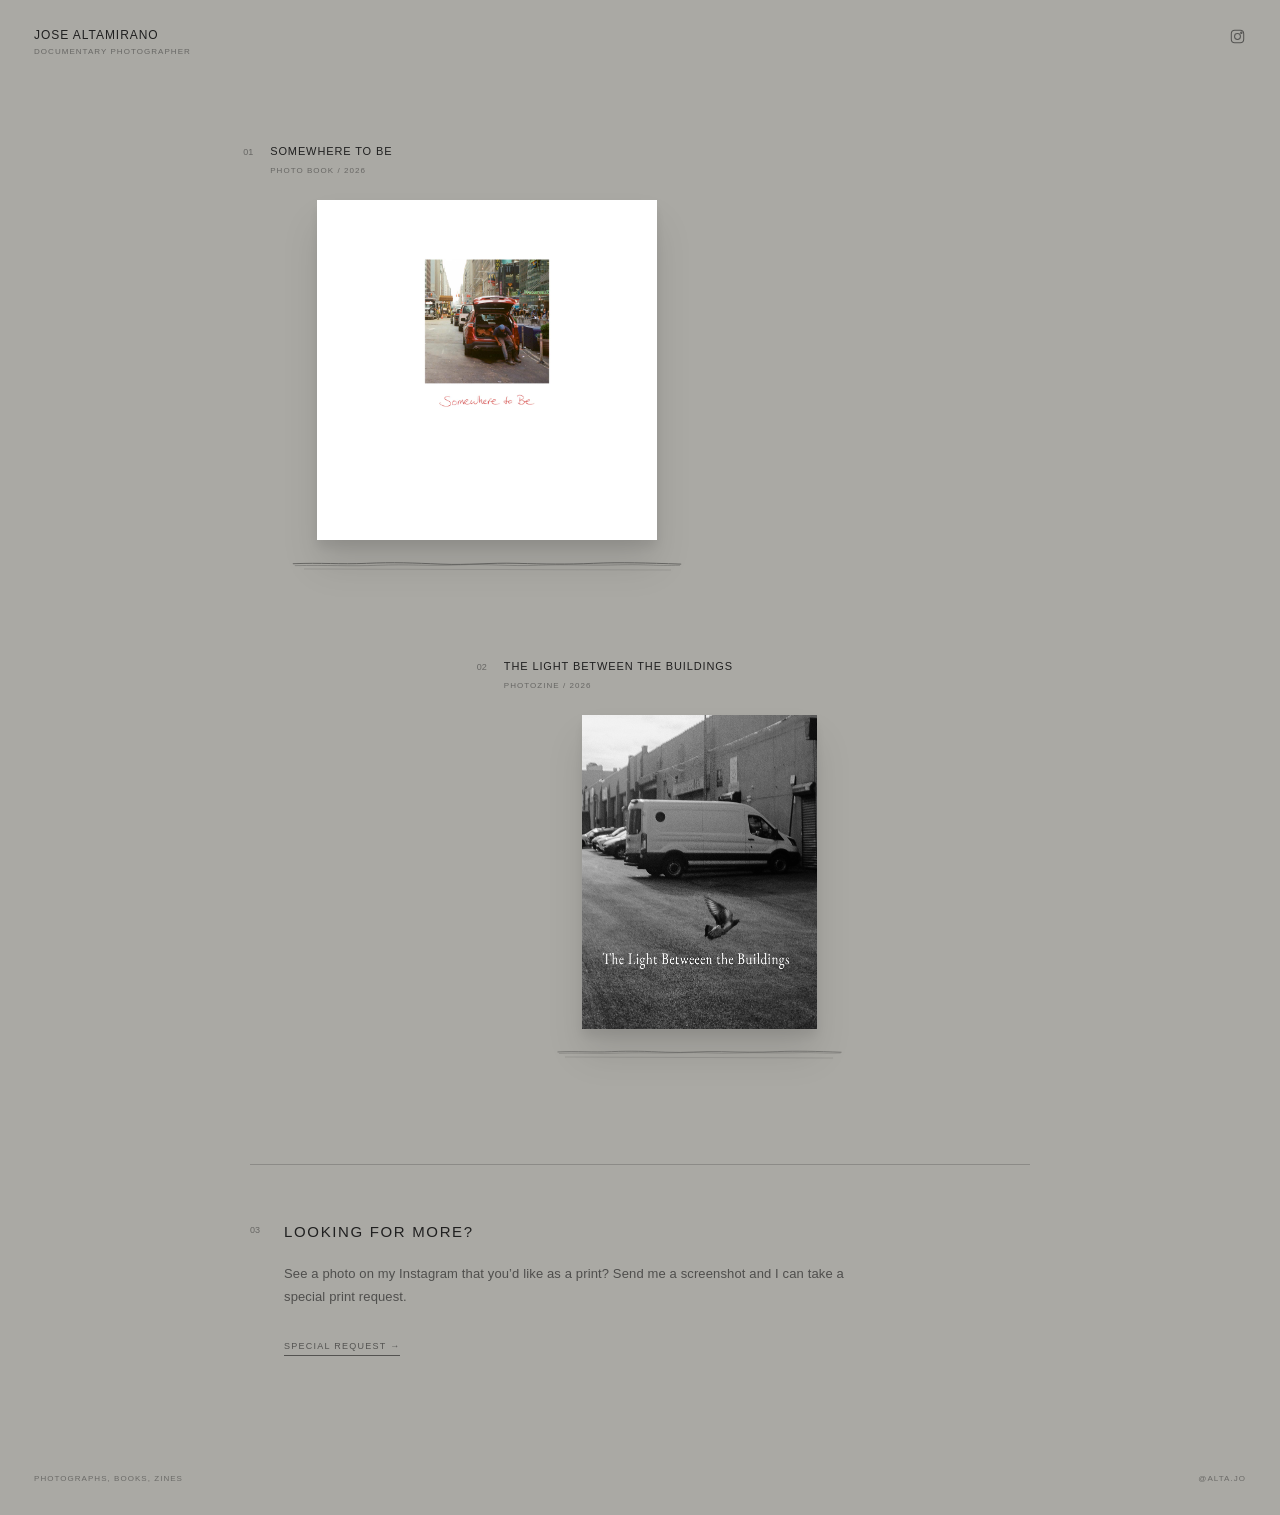
<file: index.html>
<!DOCTYPE html>
<html lang="en">
<head>
  <meta charset="UTF-8">
  <meta name="viewport" content="width=device-width, initial-scale=1.0">
  <title>Jose Altamirano</title>
  <link rel="stylesheet" href="style.css">
</head>

<body>

  <header class="site-header">
    <div class="brand-block">
      <a href="./" class="site-name">JOSE ALTAMIRANO</a>
      <span class="site-role">DOCUMENTARY PHOTOGRAPHER</span>
    </div>

    <nav class="site-nav">
      <a
        href="https://www.instagram.com/alta.jo/"
        target="_blank"
        rel="noopener"
        aria-label="Instagram"
        class="instagram-link"
      >
        <svg class="instagram-icon" viewBox="0 0 24 24" aria-hidden="true">
          <rect x="3.25" y="3.25" width="17.5" height="17.5" rx="5"></rect>
          <circle cx="12" cy="12" r="4.15"></circle>
          <circle cx="17.45" cy="6.75" r="1"></circle>
        </svg>
      </a>
    </nav>
  </header>

  <main id="books" class="books">

    <article
      class="project project-summer"
      data-theme="summer"
    >
      <div class="project-meta">
        <span class="project-number">01</span>

        <div>
          <h1>SOMEWHERE TO BE</h1>
          <p>PHOTO BOOK / 2026</p>
        </div>
      </div>

      <a
        href="somewheretobe/"
        class="book-link"
        aria-label="View Somewhere to Be"
      >
        <div class="book-wrap">
          <img
            src="images/summer-cover.jpg"
            alt="Somewhere to Be"
            class="book"
          >
        </div>

        <div class="shelf">
          <span></span>
        </div>

        <div class="view-project">
          VIEW PROJECT →
        </div>
      </a>
    </article>

    <article
      class="project project-light"
      data-theme="light"
    >
      <div class="project-meta">
        <span class="project-number">02</span>

        <div>
          <h1>THE LIGHT BETWEEN THE BUILDINGS</h1>
          <p>PHOTOZINE / 2026</p>
        </div>
      </div>

      <a
        href="light-between-the-buildings/"
        class="book-link"
        aria-label="View The Light Between the Buildings"
      >
        <div class="book-wrap smaller">
          <img
            src="images/light-cover.jpg"
            alt="The Light Between the Buildings"
            class="book"
          >
        </div>

        <div class="shelf">
          <span></span>
        </div>

        <div class="view-project">
          VIEW PROJECT →
        </div>
      </a>
    </article>

  </main>

  <section class="special-request" aria-labelledby="special-request-title">
    <div class="special-request-inner">
      <span class="special-request-number">03</span>

      <div class="special-request-copy">
        <h2 id="special-request-title">LOOKING FOR MORE?</h2>
        <p>
          See a photo on my Instagram that you’d like as a print?
          Send me a screenshot and I can take a special print request.
        </p>

        <button
          class="special-request-button"
          id="open-special-request"
          type="button"
        >
          SPECIAL REQUEST →
        </button>
      </div>
    </div>
  </section>

  <div
    class="request-modal"
    id="special-request-modal"
    aria-hidden="true"
  >
    <div class="request-modal-backdrop" data-close-request></div>

    <div
      class="request-modal-panel"
      role="dialog"
      aria-modal="true"
      aria-labelledby="request-modal-title"
    >
      <button
        class="request-modal-close"
        type="button"
        aria-label="Close request form"
        data-close-request
      >
        ×
      </button>

      <span class="request-modal-kicker">SPECIAL PRINT REQUEST</span>
      <h2 id="request-modal-title">FOUND A PHOTO YOU LIKE?</h2>
      <p class="request-modal-intro">
        Tell me which photo you’re interested in. After you continue,
        Instagram will open so you can paste the request and attach your screenshot.
      </p>

      <form id="special-request-form" class="request-form">
        <label>
          <span>NAME / INSTAGRAM HANDLE</span>
          <input id="request-name" name="name" type="text" autocomplete="name">
        </label>

        <label>
          <span>PHOTO / POST</span>
          <textarea
            id="request-photo"
            name="photo"
            rows="3"
            placeholder="Describe the photo or paste the Instagram post link"
            required
          ></textarea>
        </label>

        <label>
          <span>PREFERRED SIZE <em>OPTIONAL</em></span>
          <input
            id="request-size"
            name="size"
            type="text"
            placeholder="Example: 8×12"
          >
        </label>

        <label>
          <span>NOTES <em>OPTIONAL</em></span>
          <textarea id="request-notes" name="notes" rows="3"></textarea>
        </label>

        <p class="request-screenshot-note">
          Attach the screenshot to your Instagram message after it opens.
        </p>

        <button class="request-submit" type="submit">
          COPY REQUEST &amp; OPEN INSTAGRAM →
        </button>

        <p class="request-status" id="request-status" aria-live="polite"></p>
      </form>
    </div>
  </div>

  <footer class="site-footer">
    <p>PHOTOGRAPHS, BOOKS, ZINES</p>

    <a
      href="https://www.instagram.com/alta.jo/"
      target="_blank"
      rel="noopener"
    >
      @ALTA.JO
    </a>
  </footer>

  <script src="script.js"></script>

</body>
</html>
</file>
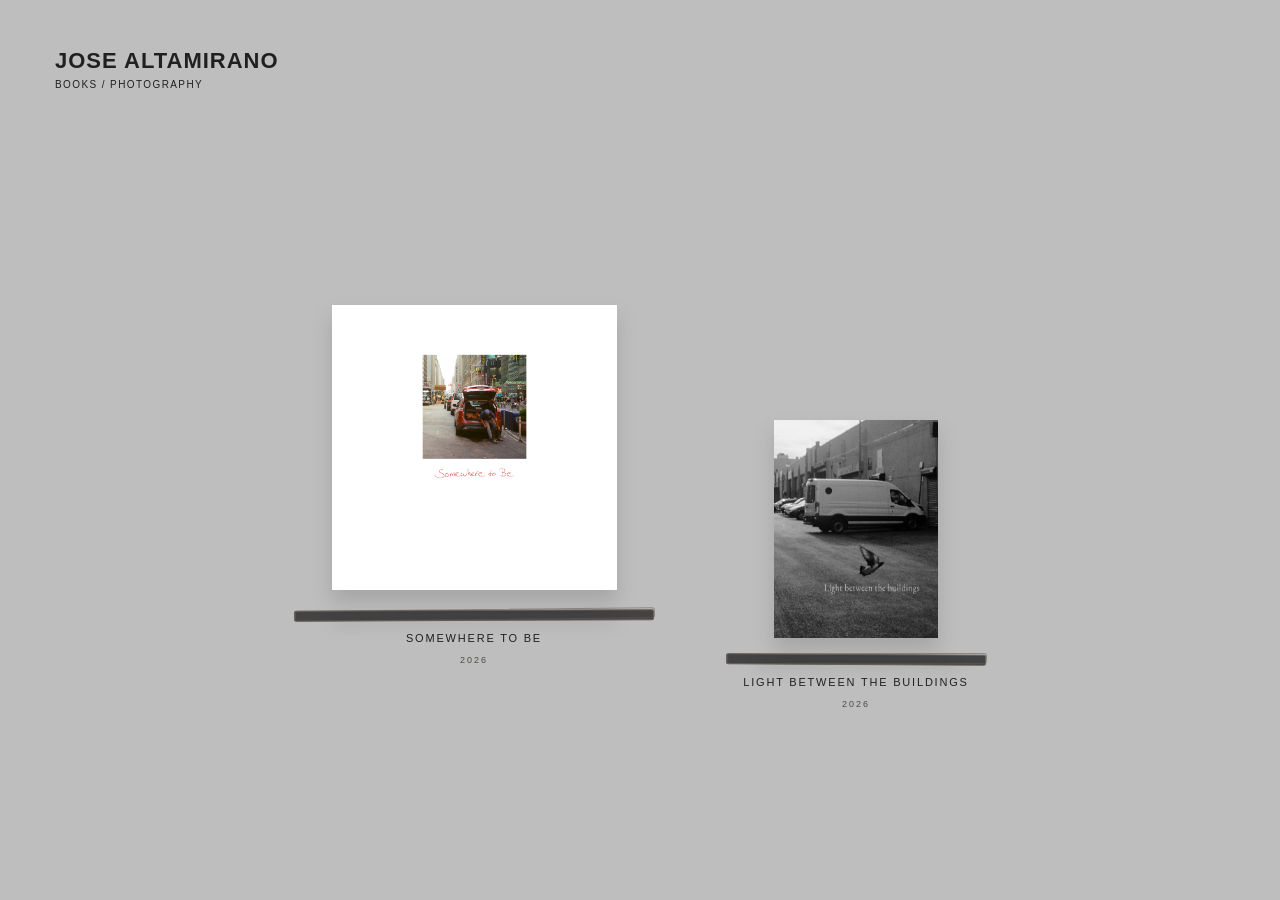
<file: photobook/index.html>
<!DOCTYPE html>
<html lang="en">

<head>
    <meta charset="UTF-8">

    <meta
        name="viewport"
        content="width=device-width, initial-scale=1.0"
    >

    <title>Jose Altamirano — Books & Photography</title>

    <link rel="stylesheet" href="style.css">
</head>

<body>

    <header class="site-header">

        <h1>
            JOSE ALTAMIRANO
        </h1>

        <p>
            BOOKS / PHOTOGRAPHY
        </p>

    </header>


  <main class="bookshelf-area">

    <div class="books">

        <!-- SUMMER BOOK -->
        <div class="book-item summer-item">

            <a
                class="book-link summer-book"
                href="Summer/"
                aria-label="Open Somewhere to Be"
            >
                <div class="book-glow"></div>

                <img
                    src="images/summer-cover.jpg"
                    alt="Somewhere to Be book cover"
                >
            </a>

            <div class="mini-shelf summer-shelf" aria-hidden="true">
                <svg viewBox="0 0 360 34" preserveAspectRatio="none">
                    <path
                        class="shelf-line shelf-line-top"
                        d="M8 12 C55 10, 105 14, 160 12 C215 10, 275 14, 352 11"
                    />
                    <path
                        class="shelf-line shelf-line-bottom"
                        d="M10 18 C62 16, 112 20, 165 18 C222 16, 282 20, 350 17"
                    />
                    <path
                        class="shelf-line shelf-line-shadow"
                        d="M18 24 C80 23, 145 25, 205 24 C265 23, 315 25, 340 24"
                    />
                </svg>
            </div>

            <div class="book-label">
                <p class="book-title">SOMEWHERE TO BE</p>
                <p class="book-year">2026</p>
            </div>

        </div>


        <!-- LIGHT BETWEEN THE BUILDINGS -->
        <div class="book-item light-item">

            <a
                class="book-link light-book"
                href="light-between-the-buildings/"
                aria-label="Open Light Between the Buildings"
            >
                <div class="book-glow"></div>

                <img
                    src="images/light-cover.jpg"
                    alt="Light Between the Buildings book cover"
                >
            </a>

            <div class="mini-shelf light-shelf" aria-hidden="true">
                <svg viewBox="0 0 260 34" preserveAspectRatio="none">
                    <path
                        class="shelf-line shelf-line-top"
                        d="M8 12 C42 10, 82 14, 126 12 C170 10, 208 14, 252 11"
                    />
                    <path
                        class="shelf-line shelf-line-bottom"
                        d="M10 18 C48 16, 88 20, 128 18 C172 16, 214 20, 250 17"
                    />
                    <path
                        class="shelf-line shelf-line-shadow"
                        d="M16 24 C58 23, 98 25, 140 24 C182 23, 218 25, 244 24"
                    />
                </svg>
            </div>

            <div class="book-label">
                <p class="book-title">LIGHT BETWEEN THE BUILDINGS</p>
                <p class="book-year">2026</p>
            </div>

        </div>

    </div>

</main>

</body>

</html>
</file>
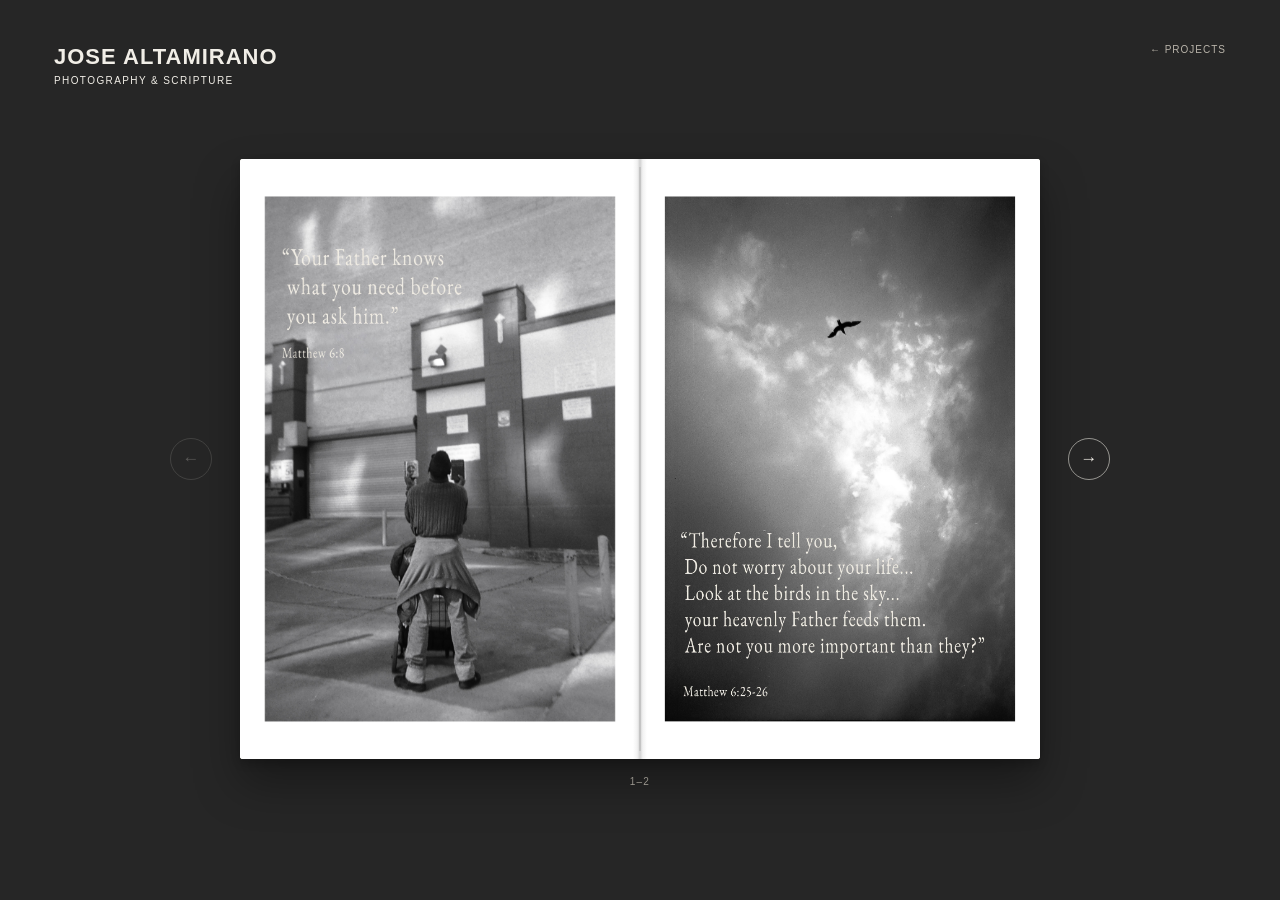
<file: photobook/light-between-the-buildings/index.html>
<!DOCTYPE html>
<html lang="en">
<head>
    <meta charset="UTF-8">
    <meta name="viewport" content="width=device-width, initial-scale=1.0">
    <title>Alta Jo — Bible Book</title>
    <link rel="stylesheet" href="style.css">
</head>
<body>

<header class="site-header">
    <div>
       <h1>JOSE ALTAMIRANO</h1>
        <p>PHOTOGRAPHY & SCRIPTURE</p>
    </div>

    <a class="back-link" href="../index.html">← Projects</a>
</header>

<main class="book-area">

    <button class="arrow-button" id="previous-button" type="button" aria-label="Previous spread">
        <span aria-hidden="true">←</span>
    </button>

    <section class="book" id="book" aria-label="Bible photography book preview">

        <div class="page left-page">
            <img id="left-page-image" src="images/001.jpg" alt="Left page of the book">
        </div>

        <div class="page right-page">
            <img id="right-page-image" src="images/002.jpg" alt="Right page of the book">
        </div>

    </section>

    <button class="arrow-button" id="next-button" type="button" aria-label="Next spread">
        <span aria-hidden="true">→</span>
    </button>

</main>

<p class="page-number" id="page-number">1–2</p>

<div class="end-popup" id="end-popup" aria-hidden="true">
    <div class="end-popup-panel">

        <button class="popup-close" id="popup-close" type="button" aria-label="Close">×</button>

        <p class="popup-eyebrow">THE END</p>

        <h2>Keep the words close.</h2>

        <p class="popup-copy">
            This preview is only part of the book.
        </p>

        <div class="popup-links">
            <a id="instagram-link" class="popup-link" href="https://www.instagram.com/alta.jo/" target="_blank" rel="noopener noreferrer">
                Follow along on Instagram →
            </a>

            <a id="purchase-link" class="popup-link popup-link-primary" href="#" target="_blank" rel="noopener noreferrer">
                Get the book →
            </a>
        </div>

        <button class="restart-book" id="restart-book" type="button">
            Read again
        </button>

    </div>
</div>

<script src="script.js"></script>
</body>
</html>
</file>
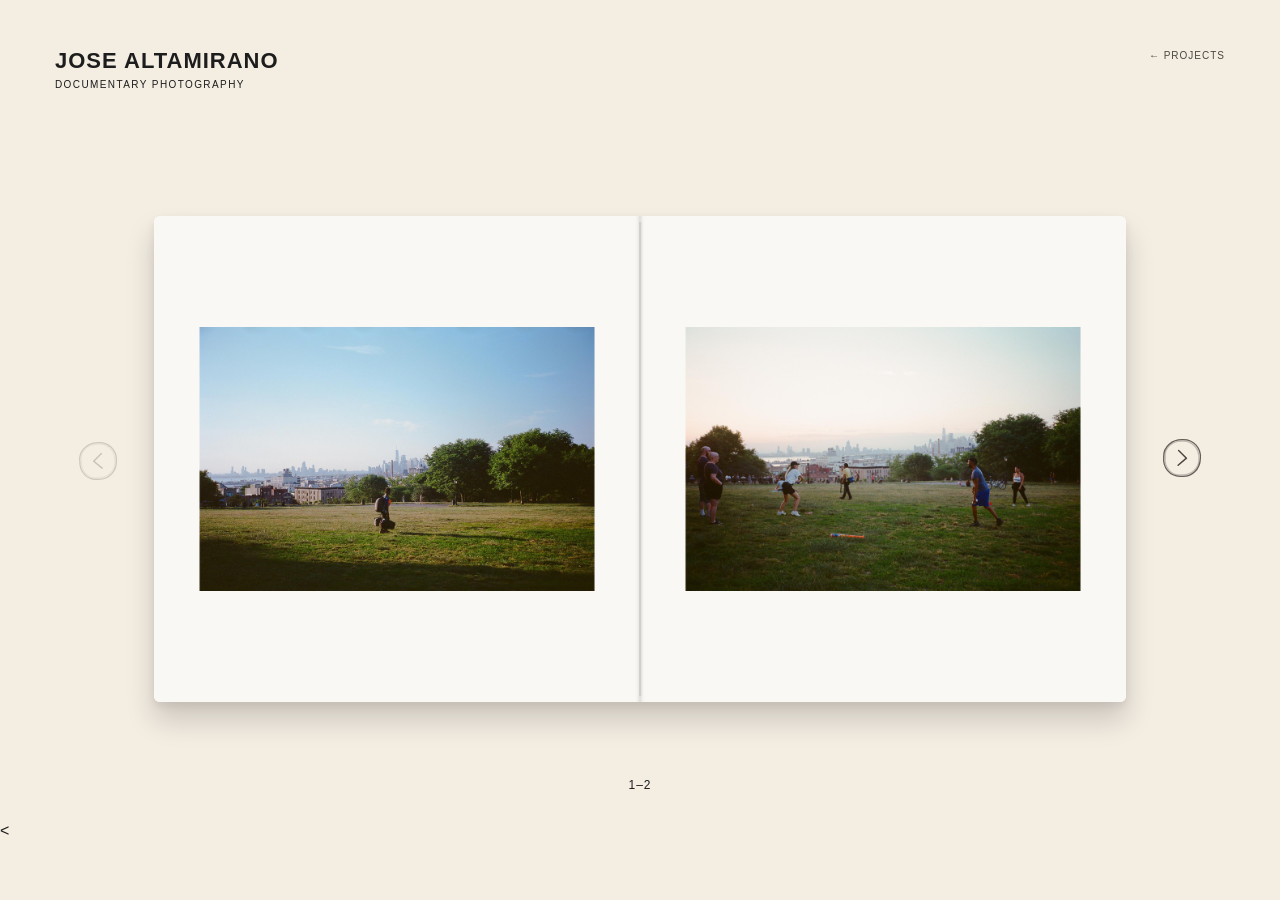
<file: photobook/Summer/index.html>
<!DOCTYPE html>
<html lang="en">
<head>
    <meta charset="UTF-8">
    <meta name="viewport" content="width=device-width, initial-scale=1.0">
    <title>Jose Altamirano — Documentary Photography</title>
    <link rel="stylesheet" href="style.css">
</head>
<body>

<header class="site-header">

    <h1>JOSE ALTAMIRANO</h1>

    <p>DOCUMENTARY PHOTOGRAPHY</p>

</header>

<a class="back-link" href="../index.html">
    ← Projects
</a>

<main>
    <section class="book-area" aria-label="Photography book">

        <button class="arrow-button" id="previous-button" type="button" aria-label="Previous spread">
            <svg viewBox="0 0 60 60" aria-hidden="true">
                <path class="sketch-circle circle-one" d="M30 5 C45 4, 56 16, 55 30 C55 45, 44 56, 29 55 C14 56, 4 44, 5 29 C4 15, 16 5, 30 5"/>
                <path class="sketch-circle circle-two" d="M29 7 C43 5, 54 17, 53 31 C54 44, 42 54, 29 53 C16 55, 6 43, 7 30 C5 17, 16 7, 29 7"/>
                <path class="sketch-arrow" d="M35 20 L24 30 L35 40"/>
            </svg>
        </button>

        <div class="book" id="book">
            <div class="page left-page">
                <img id="left-page-image" src="images/001.jpg" alt="Left page of the photography book">
            </div>

            <div class="page right-page">
                <img id="right-page-image" src="images/002.jpg" alt="Right page of the photography book">
            </div>
        </div>

        <button class="arrow-button" id="next-button" type="button" aria-label="Next spread">
            <svg viewBox="0 0 60 60" aria-hidden="true">
                <path class="sketch-circle circle-one" d="M30 5 C45 4, 56 16, 55 30 C55 45, 44 56, 29 55 C14 56, 4 44, 5 29 C4 15, 16 5, 30 5"/>
                <path class="sketch-circle circle-two" d="M29 7 C43 5, 54 17, 53 31 C54 44, 42 54, 29 53 C16 55, 6 43, 7 30 C5 17, 16 7, 29 7"/>
                <path class="sketch-arrow" d="M25 20 L36 30 L25 40"/>
            </svg>
        </button>

    </section>

    <p class="page-number" id="page-number">1–2</p>
</main>

<<div class="end-popup" id="end-popup" aria-hidden="true">

    <div class="end-popup-panel">

        <button
            class="popup-close"
            id="popup-close"
            type="button"
            aria-label="Close"
        >
            ×
        </button>

        <p class="popup-eyebrow">
            THE END
        </p>

        <h2>
            Thanks for looking.
        </h2>

        <p class="popup-copy">
            The book ends here. The photos don't.
        </p>

        <div class="popup-links">

            <a
                id="instagram-link"
                class="popup-link"
                href="#"
                target="_blank"
                rel="noopener noreferrer"
            >
                Follow along on Instagram →
            </a>

            <a
                id="purchase-link"
                class="popup-link popup-link-primary"
                href="#"
                target="_blank"
                rel="noopener noreferrer"
            >
                Get the book →
            </a>

        </div>

        <button
            class="restart-book"
            id="restart-book"
            type="button"
        >
            Take another look
        </button>

    </div>

</div>

<script src="script.js"></script>
</body>
</html>
</file>
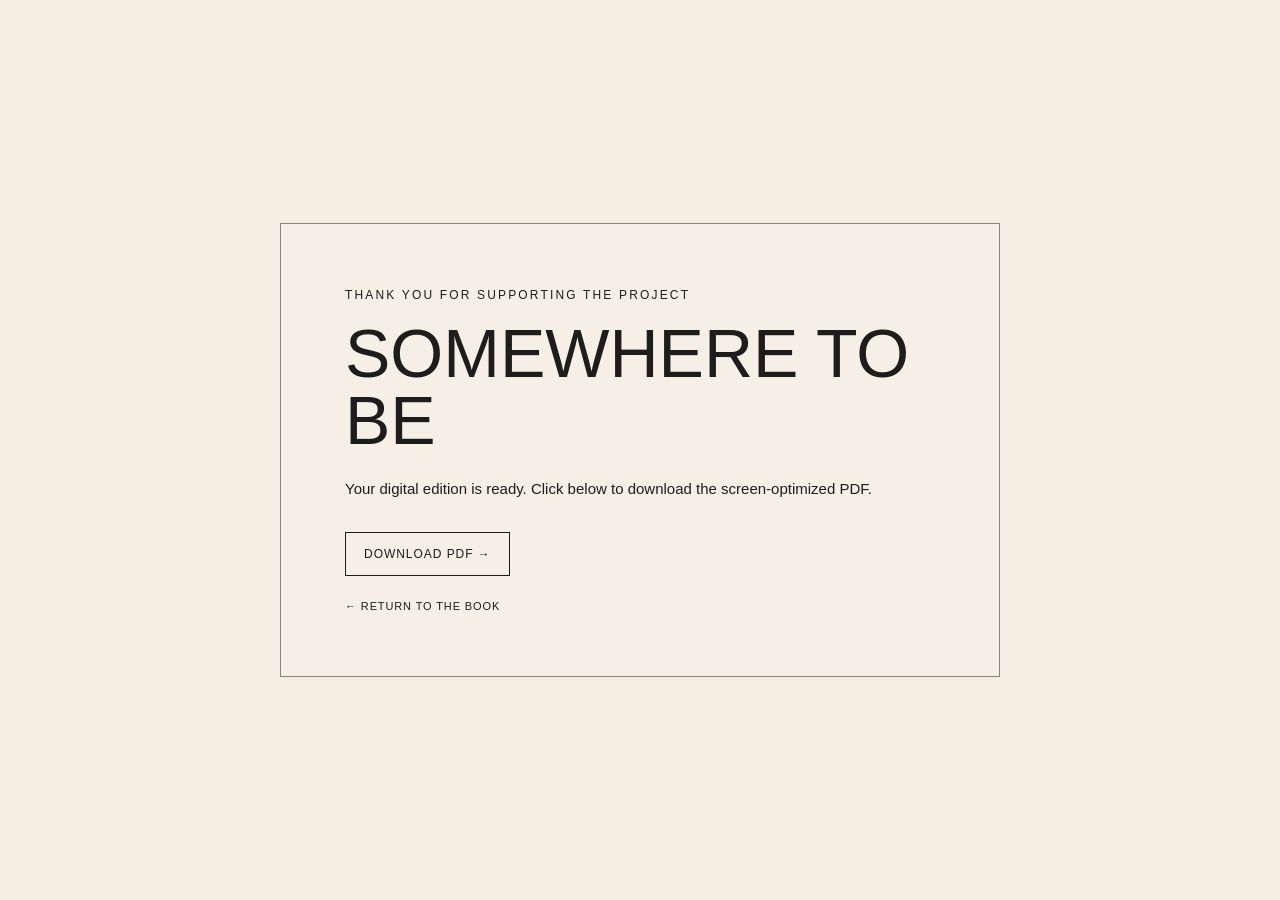
<file: somewheretobe/digital-download.html>
<!DOCTYPE html>
<html lang="en">
<head>
<meta charset="utf-8"/>
<meta content="width=device-width, initial-scale=1.0" name="viewport"/>
<title>Somewhere to Be — Digital Edition</title>
<link href="style.css" rel="stylesheet"/>
<style>
.download-page{min-height:100vh;display:grid;place-items:center;padding:40px 22px;background:#f3ede2;}
.download-card{width:min(720px,100%);border:1px solid rgba(0,0,0,.45);padding:clamp(28px,6vw,64px);background:rgba(255,255,255,.12);}
.download-kicker{font-size:12px;letter-spacing:.18em;margin:0 0 18px;}
.download-card h1{font-size:clamp(32px,7vw,68px);font-weight:400;line-height:.98;margin:0 0 24px;}
.download-copy{max-width:560px;font-size:15px;line-height:1.65;margin:0 0 30px;}
.download-button{display:inline-block;border:1px solid currentColor;padding:14px 18px;text-decoration:none;color:inherit;letter-spacing:.08em;font-size:12px;}
.download-back{display:block;margin-top:24px;color:inherit;font-size:11px;letter-spacing:.08em;text-decoration:none;}
</style>
</head>
<body>
<main class="download-page">
<section class="download-card" aria-labelledby="download-title">
<p class="download-kicker">THANK YOU FOR SUPPORTING THE PROJECT</p>
<h1 id="download-title">SOMEWHERE TO BE</h1>
<p class="download-copy">Your digital edition is ready. Click below to download the screen-optimized PDF.</p>
<a class="download-button" href="downloads/somewhere-to-be-screen-preview.pdf" download>DOWNLOAD PDF →</a>
<a class="download-back" href="index.html">← RETURN TO THE BOOK</a>
</section>
</main>
</body>
</html>
</file>
<file: style.css>
/* ---------------------------------
   BASE
---------------------------------- */

* {
  box-sizing: border-box;
}

html {
  scroll-behavior: smooth;
}

:root {
  --background: #aaa9a4;
  --text: #202020;
  --muted: rgba(32, 32, 32, 0.56);
  --line: rgba(32, 32, 32, 0.55);

  --summer-bg: #e7dfd2;
  --summer-accent: #a74b3c;

  --light-bg: #262626;
  --light-text: #f3f0e8;
}

body {
  margin: 0;
  min-height: 100vh;
  background: var(--background);
  color: var(--text);
  font-family: Arial, Helvetica, sans-serif;

  transition:
    background-color 0.9s ease,
    color 0.9s ease;
}


/* ---------------------------------
   HEADER
---------------------------------- */

.site-header {
  position: fixed;
  z-index: 20;
  top: 0;
  left: 0;
  width: 100%;

  display: flex;
  align-items: flex-start;
  justify-content: space-between;

  padding: 28px 34px;
  pointer-events: none;
}

.site-header a {
  pointer-events: auto;
}

.brand-block {
  display: flex;
  flex-direction: column;
  align-items: flex-start;
  gap: 5px;
}

.site-role {
  font-size: 8px;
  letter-spacing: 0.13em;
  opacity: 0.48;
  white-space: nowrap;
}

.site-name {
  color: inherit;
  text-decoration: none;
  font-size: 12px;
  letter-spacing: 0.08em;
  font-weight: 500;
}

.site-nav {
  display: flex;
  align-items: center;
}

.site-nav a {
  color: inherit;
  text-decoration: none;
  opacity: 0.62;
  transition: opacity 0.3s ease, transform 0.3s ease;
}

.site-nav a:hover {
  opacity: 1;
  transform: translateY(-1px);
}

.instagram-link {
  display: inline-flex;
  align-items: center;
  justify-content: center;
}

.instagram-icon {
  width: 17px;
  height: 17px;
  fill: none;
  stroke: currentColor;
  stroke-width: 1.45;
  stroke-linecap: round;
  stroke-linejoin: round;
}


/* ---------------------------------
   BOOKS
---------------------------------- */

.books {
  width: 100%;
  padding: 145px 6vw 28px;
}


/* ---------------------------------
   EACH PROJECT
---------------------------------- */

.project {
  position: relative;
  width: min(720px, 82vw);
  margin-bottom: 52px;

  opacity: 0;
  transform: translateY(20px);

  animation:
    projectEnter
    1s
    cubic-bezier(.22, .61, .36, 1)
    forwards;
}

.project:nth-child(2) {
  animation-delay: 0.18s;
}

.project-summer {
  margin-left: 13vw;
}

.project-light {
  margin-left: auto;
  margin-right: 13vw;
  width: min(560px, 72vw);
}

.project:last-child {
  margin-bottom: 18px;
}


/* ---------------------------------
   PROJECT META
---------------------------------- */

.project-meta {
  display: flex;
  align-items: flex-start;
  gap: 17px;
  margin-bottom: 25px;

  transition:
    color 0.7s ease,
    transform 0.5s ease;
}

.project-number {
  font-size: 9px;
  line-height: 1.2;
  opacity: 0.48;
  padding-top: 2px;

  transition:
    color .7s ease,
    opacity .35s ease;
}

.project-meta h1 {
  margin: 0 0 7px;
  max-width: 340px;
  font-size: 11px;
  line-height: 1.25;
  font-weight: 500;
  letter-spacing: 0.08em;

  transition: color .7s ease;
}

.project-meta p {
  margin: 0;
  font-size: 8px;
  letter-spacing: 0.13em;
  opacity: 0.48;
}


/* ---------------------------------
   BOOK LINK
---------------------------------- */

.book-link {
  position: relative;
  display: block;
  color: inherit;
  text-decoration: none;
}


/* ---------------------------------
   BOOK OBJECT
---------------------------------- */

.book-wrap {
  position: relative;
  width: 340px;
  margin-left: 74px;

  transform-style: preserve-3d;

  transition:
    transform 0.45s
    cubic-bezier(.22, .61, .36, 1);
}

.book-wrap.smaller {
  width: 235px;
  margin-left: 105px;
}

.book {
  display: block;
  width: 100%;
  height: auto;

  box-shadow:
    0 7px 11px rgba(0, 0, 0, 0.08),
    0 25px 35px rgba(0, 0, 0, 0.10);

  transition:
    box-shadow 0.45s ease,
    filter 0.45s ease;

  will-change: transform;
}

.project.is-hovering .book-wrap {
  transform:
    translateY(-11px)
    rotate(var(--rotate, 0deg));
}

.project.is-hovering .book {
  box-shadow:
    0 13px 18px rgba(0, 0, 0, 0.09),
    0 36px 50px rgba(0, 0, 0, 0.15);
}


/* ---------------------------------
   SHELF
---------------------------------- */

.shelf {
  position: relative;
  height: 28px;

  /* gives the book a little air above the shelf */
  margin-top: 18px;
}

/* Keep each shelf only a little wider than the book itself. */
.project-summer .shelf {
  width: 390px;
  margin-left: 49px;
}

.project-light .shelf {
  width: 285px;
  margin-left: 80px;
}

/*
  Uneven double stroke. The SVG is used only as a mask,
  so it automatically follows the current project color.
*/
.shelf span {
  position: absolute;
  left: 0;
  top: 0;

  display: block;
  width: 100%;
  height: 13px;

  background: currentColor;
  opacity: 0.52;

  -webkit-mask:
    url("data:image/svg+xml,%3Csvg xmlns='http://www.w3.org/2000/svg' viewBox='0 0 1000 22'%3E%3Cpath d='M3 9 C75 6 122 11 191 8 S310 7 382 10 S505 6 577 8 S701 11 773 8 S907 7 997 10' fill='none' stroke='black' stroke-width='2.4' stroke-linecap='round'/%3E%3Cpath d='M8 14 C90 12 145 16 220 13 S352 15 427 12 S557 16 632 13 S760 14 835 12 S930 15 994 13' fill='none' stroke='black' stroke-width='1.25' stroke-linecap='round'/%3E%3C/svg%3E")
    center / 100% 100% no-repeat;

  mask:
    url("data:image/svg+xml,%3Csvg xmlns='http://www.w3.org/2000/svg' viewBox='0 0 1000 22'%3E%3Cpath d='M3 9 C75 6 122 11 191 8 S310 7 382 10 S505 6 577 8 S701 11 773 8 S907 7 997 10' fill='none' stroke='black' stroke-width='2.4' stroke-linecap='round'/%3E%3Cpath d='M8 14 C90 12 145 16 220 13 S352 15 427 12 S557 16 632 13 S760 14 835 12 S930 15 994 13' fill='none' stroke='black' stroke-width='1.25' stroke-linecap='round'/%3E%3C/svg%3E")
    center / 100% 100% no-repeat;

  transform: scaleX(0) rotate(-0.12deg);
  transform-origin: left center;

  animation:
    drawShelf
    1.1s
    cubic-bezier(.22, .61, .36, 1)
    forwards;

  animation-delay: 0.45s;
}

/* small imperfect pencil-like continuation */
.shelf::after {
  content: "";

  position: absolute;
  left: 3%;
  top: 11px;

  width: 94%;
  height: 1px;

  background: currentColor;
  opacity: 0.13;

  transform: rotate(0.18deg);
  transform-origin: center;
}

/* ---------------------------------
   VIEW PROJECT
---------------------------------- */

.view-project {
  margin-top: 11px;
  margin-left: 74px;

  font-size: 10px;
  letter-spacing: 0.14em;

  opacity: 0;
  transform: translateY(7px);

  transition:
    opacity 0.35s ease,
    transform 0.35s ease;
}

.project-light .view-project {
  margin-left: 105px;
}

.project.is-hovering .view-project {
  opacity: 0.75;
  transform: translateY(0);
}


/* ---------------------------------
   PROJECT HOVER DETAILS
---------------------------------- */

.project-summer.is-hovering .project-number,
.project-summer.is-hovering .project-meta h1 {
  color: var(--summer-accent);
}

.project-summer.is-hovering .project-number {
  opacity: 1;
}

/* Mobile scroll state: match the desktop hover treatment. */
body.theme-summer .project-summer .project-number,
body.theme-summer .project-summer .project-meta h1 {
  color: var(--summer-accent);
}

body.theme-summer .project-summer .project-number {
  opacity: 1;
}

.project.is-hovering .project-meta {
  transform: translateY(-2px);
}



/* ---------------------------------
   SPECIAL PRINT REQUEST
---------------------------------- */

.special-request {
  width: 100%;
  min-height: auto;
  padding: 22px 6vw 118px;
  display: flex;
  align-items: flex-start;
}

.special-request-inner {
  width: min(780px, 86vw);
  margin: 0 auto;
  padding-top: 58px;
  border-top: 1px solid currentColor;
  border-color: rgba(32, 32, 32, 0.22);
  display: flex;
  align-items: flex-start;
  gap: 24px;
}

body.theme-light .special-request-inner {
  border-color: rgba(243, 240, 232, 0.24);
}

.special-request-number {
  padding-top: 2px;
  font-size: 9px;
  line-height: 1.2;
  opacity: 0.48;
}

.special-request-copy {
  max-width: 610px;
}

.special-request h2 {
  margin: 0 0 20px;
  font-size: 15px;
  line-height: 1.25;
  font-weight: 500;
  letter-spacing: 0.11em;
}

.special-request p {
  margin: 0;
  max-width: 590px;
  font-size: 13px;
  line-height: 1.8;
  letter-spacing: 0.01em;
  opacity: 0.66;
}

.special-request-button {
  margin-top: 32px;
  padding: 0 0 4px;
  border: 0;
  border-bottom: 1px solid currentColor;
  background: transparent;
  color: inherit;
  font: inherit;
  font-size: 9px;
  letter-spacing: 0.14em;
  cursor: pointer;
  opacity: 0.62;
  transition: opacity .25s ease, transform .25s ease;
}

.special-request-button:hover {
  opacity: 1;
  transform: translateX(2px);
}

/* Request modal */

.request-modal {
  position: fixed;
  inset: 0;
  z-index: 60;
  display: flex;
  align-items: center;
  justify-content: center;
  padding: 24px;
  visibility: hidden;
  opacity: 0;
  pointer-events: none;
  transition: opacity .25s ease, visibility .25s ease;
}

.request-modal.is-open {
  visibility: visible;
  opacity: 1;
  pointer-events: auto;
}

.request-modal-backdrop {
  position: absolute;
  inset: 0;
  background: rgba(20, 20, 20, 0.58);
  backdrop-filter: blur(4px);
}

.request-modal-panel {
  position: relative;
  z-index: 1;
  width: min(520px, 100%);
  max-height: min(760px, calc(100vh - 48px));
  overflow-y: auto;
  padding: 42px 42px 38px;
  background: #eee8dd;
  color: #262522;
  box-shadow: 0 22px 65px rgba(0, 0, 0, 0.24);
}

.request-modal-close {
  position: absolute;
  top: 15px;
  right: 18px;
  border: 0;
  padding: 4px;
  background: transparent;
  color: inherit;
  font-size: 22px;
  font-weight: 300;
  line-height: 1;
  cursor: pointer;
  opacity: .52;
}

.request-modal-close:hover {
  opacity: 1;
}

.request-modal-kicker {
  display: block;
  margin-bottom: 12px;
  font-size: 8px;
  letter-spacing: .15em;
  opacity: .48;
}

.request-modal-panel h2 {
  margin: 0 0 14px;
  font-size: 12px;
  font-weight: 500;
  letter-spacing: .09em;
}

.request-modal-intro {
  margin: 0 0 30px;
  max-width: 410px;
  font-size: 11px;
  line-height: 1.65;
  opacity: .64;
}

.request-form {
  display: grid;
  gap: 20px;
}

.request-form label {
  display: grid;
  gap: 8px;
}

.request-form label > span {
  font-size: 8px;
  letter-spacing: .13em;
  opacity: .60;
}

.request-form em {
  font-style: normal;
  opacity: .55;
}

.request-form input,
.request-form textarea {
  width: 100%;
  border: 0;
  border-bottom: 1px solid rgba(38, 37, 34, .28);
  border-radius: 0;
  padding: 9px 1px 10px;
  background: transparent;
  color: inherit;
  font: inherit;
  font-size: 12px;
  line-height: 1.5;
  outline: none;
}

.request-form textarea {
  resize: vertical;
  min-height: 72px;
}

.request-form input:focus,
.request-form textarea:focus {
  border-bottom-color: currentColor;
}

.request-form ::placeholder {
  color: rgba(38, 37, 34, .35);
}

.request-screenshot-note {
  margin: -2px 0 0;
  font-size: 9px;
  line-height: 1.5;
  letter-spacing: .02em;
  opacity: .52;
}

.request-submit {
  justify-self: start;
  margin-top: 2px;
  padding: 9px 12px;
  border: 1px solid rgba(38, 37, 34, .38);
  background: transparent;
  color: inherit;
  font: inherit;
  font-size: 8px;
  letter-spacing: .13em;
  cursor: pointer;
  transition: background .2s ease, color .2s ease;
}

.request-submit:hover {
  background: #262522;
  color: #eee8dd;
}

.request-status {
  min-height: 15px;
  margin: -7px 0 0;
  font-size: 9px;
  line-height: 1.5;
  opacity: .58;
}

body.request-modal-open {
  overflow: hidden;
}

/* ---------------------------------
   FOOTER
---------------------------------- */

.site-footer {
  display: flex;
  justify-content: space-between;
  align-items: flex-end;

  padding: 0 34px 32px;

  font-size: 8px;
  letter-spacing: 0.13em;

  opacity: 0.45;

  transition: color 0.7s ease;
}

.site-footer p {
  margin: 0;
}

.site-footer a {
  color: inherit;
  text-decoration: none;
}


/* ---------------------------------
   THEME STATES
---------------------------------- */

body.theme-summer {
  background: var(--summer-bg);
  color: #2a2926;
}

body.theme-light {
  background: var(--light-bg);
  color: var(--light-text);
}

body.theme-light .book {
  box-shadow:
    0 10px 20px rgba(0, 0, 0, 0.25),
    0 35px 55px rgba(0, 0, 0, 0.35);
}


/* ---------------------------------
   ANIMATIONS
---------------------------------- */

@keyframes projectEnter {
  from {
    opacity: 0;
    transform: translateY(20px);
  }

  to {
    opacity: 1;
    transform: translateY(0);
  }
}

@keyframes drawShelf {
  from {
    transform: scaleX(0);
  }

  to {
    transform: scaleX(1);
  }
}


/* ---------------------------------
   MOBILE
---------------------------------- */

@media (max-width: 700px) {

  body {
    transition:
      background-color 1.5s cubic-bezier(.22, .61, .36, 1),
      color 1.2s ease;
  }

  .site-header {
    padding: 23px 20px;
  }

  .site-nav {
    gap: 0;
  }

  .brand-block {
    gap: 4px;
  }

  .site-role {
    font-size: 7px;
    letter-spacing: 0.11em;
  }

  .instagram-icon {
    width: 16px;
    height: 16px;
  }

  .books {
    padding: 125px 20px 34px;
  }

  .project,
  .project-light {
    width: 100%;

    margin-left: 0;
    margin-right: 0;
    margin-bottom: 112px;
    padding-left: 0;
  }

  .project-light {
    margin-top: 34px;
  }

  .project:last-child {
    margin-bottom: 18px;
  }

  .project-meta {
    margin-bottom: 24px;
    margin-left: 7vw;
  }

  /*
    Mobile alignment:
    both books share the same left edge for a cleaner vertical rhythm.
    The Light Between the Buildings stays intentionally smaller.
  */
  .book-wrap {
    width: min(68vw, 305px);
    margin-left: 7vw;
  }

  .book-wrap.smaller {
    width: min(52vw, 235px);
    margin-left: 7vw;
  }

  .shelf {
    margin-top: 18px;
  }

  .project-summer .shelf {
    width: calc(min(68vw, 305px) + 42px);
    margin-left: calc(7vw - 21px);
  }

  .project-light .shelf {
    width: calc(min(52vw, 235px) + 42px);
    margin-left: calc(7vw - 21px);
  }

  .view-project,
  .project-light .view-project {
    margin-left: 7vw;
  }

  .view-project {
    opacity: 0.52;
    transform: none;
  }

  .special-request {
    min-height: auto;
    padding: 16px 20px 82px;
    align-items: flex-start;
  }

  .special-request-inner {
    width: 100%;
    padding-top: 42px;
    gap: 16px;
  }

  .special-request-copy {
    max-width: none;
  }

  .special-request h2 {
    margin-bottom: 16px;
    font-size: 13px;
  }

  .special-request p {
    font-size: 11px;
    line-height: 1.75;
  }

  .special-request-button {
    margin-top: 26px;
  }

  .request-modal {
    align-items: flex-end;
    padding: 12px;
  }

  .request-modal-panel {
    width: 100%;
    max-height: calc(100vh - 24px);
    padding: 38px 24px 28px;
  }

  .site-footer {
    padding: 0 20px 24px;
    gap: 20px;
  }
}


/* ---------------------------------
   REDUCED MOTION
---------------------------------- */

@media (prefers-reduced-motion: reduce) {

  *,
  *::before,
  *::after {
    animation-duration: 0.01ms !important;
    animation-iteration-count: 1 !important;
    transition-duration: 0.01ms !important;
  }
}


/* Faster mobile handoff from the neutral header into Somewhere to Be. */
@media (max-width: 700px) {
  body.fast-summer-transition {
    transition:
      background-color .78s cubic-bezier(.22, .61, .36, 1),
      color .68s ease;
  }
}
</file>
<file: photobook/style.css>
/* =========================
   RESET
   ========================= */

* {
    margin: 0;
    padding: 0;
    box-sizing: border-box;
}


/* =========================
   COLORS
   ========================= */

:root {
    --background: #bebebe;
   --text: #202020;
    --muted: #4f4a45;

    --shelf-line: #666159;
    --shelf-fill: #9e9a93;
    --shelf-face: #89857f;
}


html,
body {
    min-height: 100%;
}


body {
    min-height: 100vh;

    background: var(--background);
    color: var(--text);

    font-family: Arial, Helvetica, sans-serif;
}



/* =========================
   HEADER
   ========================= */

.site-header {
    position: absolute;

    top: 48px;
    left: 55px;

    z-index: 10;
}


.site-header h1 {
    font-size: 22px;
    font-weight: 700;
    letter-spacing: 1px;
}


.site-header p {
    margin-top: 5px;

    font-size: 10px;
    font-weight: 400;

    letter-spacing: 1.4px;
}



/* =========================
   MAIN AREA
   ========================= */

.bookshelf-area {
    width: min(1040px, 88vw);
    min-height: 100vh;

    margin: 0 auto;

    display: flex;
    align-items: center;
    justify-content: center;

    padding-top: 90px;
}


.books {
    width: 100%;

    display: flex;

    justify-content: center;
    align-items: flex-end;

    gap: 72px;
}



/* =========================
   BOOK GROUPS
   ========================= */

.book-item {
    display: flex;

    flex-direction: column;
    align-items: center;
}


/* Left book sits slightly higher */

.summer-item {
    transform: translateY(-10px);
}


/* Right book sits slightly lower */

.light-item {
    transform: translateY(34px);
}



/* =========================
   BOOK LINKS
   ========================= */

.book-link {
    position: relative;

    display: block;

    text-decoration: none;

    transition: transform 0.35s ease;
}


.book-link img {
    position: relative;

    z-index: 2;

    width: 100%;
    height: 100%;

    display: block;

    object-fit: contain;

    filter: drop-shadow(
        0 12px 10px rgba(0, 0, 0, 0.13)
    );

    transition:
        transform 0.35s ease,
        filter 0.35s ease;
}



/* =========================
   BOOK SIZES
   ========================= */

/* Somewhere to Be */

.summer-book {
    width: 285px;

    aspect-ratio: 1 / 1;
}


/* Light Between the Buildings */

.light-book {
    height: 245px;

    aspect-ratio: 2 / 3;
}



/* =========================
   BOOK GLOW
   ========================= */

.book-glow {
    position: absolute;

    left: 50%;
    top: 52%;

    width: 120%;
    height: 120%;

    transform:
        translate(-50%, -50%)
        scale(0.84);

    border-radius: 50%;

    opacity: 0;

    filter: blur(40px);

    transition:
        opacity 0.45s ease,
        transform 0.45s ease;

    pointer-events: none;

    z-index: 0;
}


/* Warm glow */

.summer-book .book-glow {
    background: rgba(255, 255, 255, 0.42);
}


/* Cooler glow */

.light-book .book-glow {
    background: rgba(255, 255, 255, 0.42);
}



/* Hover */

.book-link:hover {
    transform: translateY(-6px);
}


.book-link:hover .book-glow {
    opacity: 1;

    transform:
        translate(-50%, -50%)
        scale(1);
}


.book-link:hover img {
    filter: drop-shadow(
        0 16px 14px rgba(0, 0, 0, 0.17)
    );
}


.book-link:active {
    transform:
        translateY(-3px)
        scale(0.99);
}


.book-link:active .book-glow {
    opacity: 1;
}


.book-link:focus-visible {
    outline: 1px dashed var(--text);

    outline-offset: 8px;
}



/* =========================
   HAND-DRAWN SHELVES
   ========================= */

.mini-shelf {
    position: relative;

    background: #444343;

    border: 1.5px solid var(--shelf-line);

    border-radius: 2px;

    box-sizing: border-box;
}


/* Second imperfect pen line */

.mini-shelf::before {
    content: "";

    position: absolute;

    top: -2px;
    left: 1px;

    width: 100%;
    height: 100%;

    border: 1px solid rgba(102, 95, 87, 0.55);

    border-radius: 3px;

    transform:
        rotate(-0.35deg)
        translateX(-1px);

    pointer-events: none;
}


/* Soft shadow underneath */

.mini-shelf::after {
    content: "";

    position: absolute;

    left: 10%;
    right: 10%;

    bottom: -7px;

    height: 8px;

    background: rgba(0, 0, 0, 0.08);

    filter: blur(7px);

    pointer-events: none;
}



/* Left shelf */

.summer-shelf {
    width: 360px;
    height: 11px;

    /* More space between book and shelf */
    margin-top: 20px;

    transform: rotate(-0.25deg);
}



/* Right shelf */

.light-shelf {
    width: 260px;
    height: 11px;

    /* Book sits closer to shelf */
    margin-top: 3px;

    transform: rotate(0.3deg);
}



/* Hide old wavy SVG shelf */

.mini-shelf svg {
    display: none;
}



/* =========================
   BOOK LABELS
   ========================= */

.book-label {
    margin-top: 10px;

    text-align: center;
}


.book-title {
    font-size: 11px;
    font-weight: 500;

    letter-spacing: 1.8px;

    line-height: 1.4;
}


.book-year {
    margin-top: 8px;

    font-size: 9px;

    letter-spacing: 2px;

    color: var(--muted);
}



/* =========================
   MOBILE
   ========================= */

@media (max-width: 700px) {

    .site-header {
        position: static;

        padding:
            30px
            24px
            0;
    }


    .site-header h1 {
        font-size: 20px;
    }


    .bookshelf-area {
        min-height: auto;

        width: 94vw;

        padding-top: 130px;
        padding-bottom: 50px;
    }


    .books {
        gap: 26px;
    }


    .summer-item {
        transform: translateY(-4px);
    }


    .light-item {
        transform: translateY(18px);
    }


    .summer-book {
        width: 155px;
    }


    .light-book {
        height: 138px;
    }


    .summer-shelf {
        width: 185px;
        height: 9px;

        margin-top: 14px;
    }


    .light-shelf {
        width: 140px;
        height: 9px;

        margin-top: 2px;
    }


    .book-glow {
        filter: blur(26px);
    }


    .book-label {
        margin-top: 8px;
    }


    .book-title {
        font-size: 9px;

        letter-spacing: 1.2px;
    }


    .book-year {
        margin-top: 6px;

        font-size: 8px;
    }
}



/* =========================
   SMALL PHONES
   ========================= */

@media (max-width: 390px) {

    .books {
        gap: 18px;
    }


    .summer-book {
        width: 142px;
    }


    .light-book {
        height: 126px;
    }


    .summer-shelf {
        width: 168px;
    }


    .light-shelf {
        width: 128px;
    }
}
</file>
<file: photobook/light-between-the-buildings/style.css>
* {
    margin: 0;
    padding: 0;
    box-sizing: border-box;
}

:root {
    --background: #262626;
    --paper: #f3f0e8;
    --text: #f1eee7;
    --muted-text: #b9b4aa;
    --ink: #1f1f1f;
    --line: rgba(243, 240, 232, 0.55);
}

html {
    background: var(--background);
}

body {
    min-height: 100vh;
    background: var(--background);
    color: var(--text);
    font-family: Arial, Helvetica, sans-serif;
}

body.popup-open {
    overflow: hidden;
}

/* HEADER */

.site-header {
    position: absolute;
    top: 44px;
    left: 54px;
    right: 54px;

    display: flex;
    justify-content: space-between;
    align-items: flex-start;

    z-index: 20;
}

.site-header h1 {
    font-family: Arial, Helvetica, sans-serif;

    font-size: 22px;
    font-weight: 700;

    letter-spacing: 1px;
}

.site-header p {
    margin-top: 5px;

    font-family: Arial, Helvetica, sans-serif;

    font-size: 10px;
    font-weight: 400;

    letter-spacing: 1.4px;
}

.back-link {
    color: var(--muted-text);
    font-family: Arial, Helvetica, sans-serif;
    font-size: 10px;
    letter-spacing: 1px;
    text-decoration: none;
    text-transform: uppercase;
}

.back-link:hover {
    color: var(--text);
}

/* BOOK AREA */

.book-area {
    min-height: 92vh;

    display: flex;
    justify-content: center;
    align-items: center;

    gap: 28px;

    padding: 120px 28px 30px;
}

.book {
    width: min(800px, 68vw);
    aspect-ratio: 4 / 3;

    display: flex;

    position: relative;
    isolation: isolate;

    background: var(--paper);

    border-radius: 3px;

    overflow: visible;

    box-shadow:
        0 24px 45px rgba(0, 0, 0, 0.34),
        0 4px 10px rgba(0, 0, 0, 0.20);

    transition:
        transform 0.6s ease,
        opacity 0.6s ease,
        filter 0.6s ease;
}

.book::after {
    content: "";

    position: absolute;
    top: 0;
    bottom: 0;
    left: 50%;

    width: 14px;

    transform: translateX(-50%);

    background: linear-gradient(
        to right,
        rgba(255,255,255,0.08) 0%,
        rgba(0,0,0,0.05) 30%,
        rgba(0,0,0,0.18) 50%,
        rgba(0,0,0,0.05) 70%,
        rgba(255,255,255,0.08) 100%
    );

    pointer-events: none;
    z-index: 9;
}

.book::before {
    content: "";

    position: absolute;
    top: 8px;
    bottom: 8px;
    left: 50%;

    width: 1px;

    transform: translateX(-50%);

    background: rgba(20,20,20,0.20);

    pointer-events: none;
    z-index: 10;
}

/* PAGES */

.page {
    width: 50%;
    aspect-ratio: 2 / 3;

    display: flex;
    align-items: center;
    justify-content: center;

    position: relative;

    background: var(--paper);

    overflow: hidden;
}

.left-page {
    border-radius: 3px 0 0 3px;
}

.right-page {
    border-radius: 0 3px 3px 0;
}

.page img {
    width: 100%;
    height: 100%;

    display: block;

    object-fit: contain;
    object-position: center;

    user-select: none;
    -webkit-user-drag: none;
}

/* NAVIGATION */

.arrow-button {
    width: 42px;
    height: 42px;

    display: flex;
    align-items: center;
    justify-content: center;

    flex-shrink: 0;

    border: 1px solid var(--line);
    border-radius: 50%;

    background: transparent;
    color: var(--text);

    font-family: Arial, Helvetica, sans-serif;
    font-size: 17px;

    cursor: pointer;

    transition:
        opacity 0.2s ease,
        transform 0.2s ease,
        background 0.2s ease;
}

.arrow-button:hover {
    transform: scale(1.04);
    background: rgba(255,255,255,0.05);
}

.arrow-button:disabled {
    opacity: 0.25;
    cursor: default;
}

.page-number {
    margin-top: -52px;
    padding-bottom: 30px;

    text-align: center;

    color: var(--muted-text);

    font-family: Arial, Helvetica, sans-serif;
    font-size: 10px;
    letter-spacing: 1.2px;
}

/* ENDING */

.book.is-ending {
    transform:
        scale(0.88)
        translateY(6px);

    opacity: 0;

    filter: blur(1px);
}

.end-popup {
    position: fixed;
    inset: 0;

    display: flex;
    align-items: center;
    justify-content: center;

    padding: 24px;

    background: rgba(12, 12, 12, 0);

    opacity: 0;
    visibility: hidden;

    transition:
        opacity 0.45s ease,
        background 0.45s ease,
        visibility 0.45s ease;

    z-index: 1000;
}

.end-popup.is-visible {
    opacity: 1;
    visibility: visible;
    background: rgba(12, 12, 12, 0.72);
}

.end-popup-panel {
    width: min(500px, 92vw);

    position: relative;

    padding: 50px 42px 40px;

    background: var(--paper);
    color: var(--ink);

    text-align: center;

    border-radius: 3px;

    box-shadow:
        0 30px 80px rgba(0, 0, 0, 0.42);

    opacity: 0;

    transform:
        translateY(18px)
        scale(0.97);

    transition:
        opacity 0.4s ease 0.12s,
        transform 0.4s ease 0.12s;
}

.end-popup.is-visible .end-popup-panel {
    opacity: 1;

    transform:
        translateY(0)
        scale(1);
}

.popup-close {
    position: absolute;
    top: 14px;
    right: 17px;

    border: none;
    background: transparent;

    color: #47433e;

    font-size: 28px;

    cursor: pointer;
}

.popup-eyebrow {
    margin-bottom: 14px;

    font-family: Arial, Helvetica, sans-serif;
    font-size: 9px;
    letter-spacing: 2.4px;
}

.end-popup-panel h2 {
    font-size: clamp(28px, 4vw, 38px);
    font-weight: 400;
    line-height: 1.15;
}

.popup-copy {
    max-width: 360px;

    margin: 18px auto 28px;

    color: #625e58;

    font-size: 16px;
    line-height: 1.55;
}

.popup-links {
    display: grid;
    gap: 11px;
}

.popup-link {
    display: block;

    padding: 14px 18px;

    border: 1px solid #2d2a27;

    color: #26231f;

    font-family: Arial, Helvetica, sans-serif;
    font-size: 11px;
    letter-spacing: 0.8px;

    text-decoration: none;
    text-transform: uppercase;
}

.popup-link-primary {
    background: #242220;
    color: var(--paper);
}

.restart-book {
    margin-top: 24px;

    border: none;
    border-bottom: 1px solid rgba(38,35,31,0.48);

    background: transparent;
    color: #544f49;

    font-family: Georgia, "Times New Roman", serif;
    font-size: 13px;

    cursor: pointer;
}

/* MOBILE */

@media (max-width: 700px) {

    .site-header {
        position: static;
        padding: 28px 22px 0;
    }

    .book-area {
        min-height: auto;

        gap: 6px;

        padding: 105px 8px 26px;
    }

    .book {
        width: 78vw;
        aspect-ratio: 4 / 3;

        display: flex;
    }

    .page {
        display: flex;

        width: 50%;
        aspect-ratio: 2 / 3;
    }

    .arrow-button {
        width: 29px;
        height: 29px;

        font-size: 13px;
    }

    .page-number {
        margin-top: 12px;

        padding-bottom: 22px;
    }
}
</file>
<file: photobook/Summer/style.css>
* {
    margin: 0;
    padding: 0;
    box-sizing: border-box;
}

:root {
    --site-background: #f3ede2;
    --book-paper: #f8f6f0;
    --text-color: #1d1d1d;
    --arrow-color: #4a4741;
}

body {
    min-height: 100vh;
    background-color: var(--site-background);
    color: var(--text-color);
    font-family: Arial, Helvetica, sans-serif;
}

body.popup-open {
    overflow: hidden;
}

.site-header {
    position: absolute;
    top: 48px;
    left: 55px;
    z-index: 20;
}

.site-header h1 {
    font-size: 22px;
    letter-spacing: 1px;
}

.site-header p {
    margin-top: 5px;
    font-size: 10px;
    letter-spacing: 1.4px;
}

.back-link {
    position: absolute;

    top: 50px;
    right: 55px;

    color: #4a4741;

    font-family: Arial, Helvetica, sans-serif;

    font-size: 10px;

    letter-spacing: 1px;

    text-transform: uppercase;
    text-decoration: none;

    z-index: 20;

    transition: opacity 0.2s ease;
}

.back-link:hover {
    opacity: 0.55;
}
.book-area {
    min-height: 92vh;
    display: flex;
    justify-content: center;
    align-items: center;
    gap: 32px;
    padding: 120px 30px 30px;
}

.book {
    width: min(1000px, 76vw);
    aspect-ratio: 2 / 1;
    display: flex;
    position: relative;
    isolation: isolate;
    background-color: var(--book-paper);
    border-radius: 6px;
    overflow: visible;
    box-shadow:
        0 18px 28px rgba(35, 30, 25, 0.18),
        0 4px 8px rgba(35, 30, 25, 0.08);
    transition:
        opacity 0.45s ease,
        transform 0.45s ease,
        filter 0.45s ease;
}

.book.is-ending {
    opacity: 0;
    transform: scale(0.97);
    filter: blur(2px);
}

.book::after {
    content: "";
    position: absolute;
    top: 0;
    bottom: 0;
    left: 50%;
    width: 12px;
    transform: translateX(-50%);
    background: linear-gradient(
        to right,
        rgba(255, 255, 255, 0.12) 0%,
        rgba(150, 150, 150, 0.04) 25%,
        rgba(40, 40, 40, 0.12) 50%,
        rgba(150, 150, 150, 0.04) 75%,
        rgba(255, 255, 255, 0.12) 100%
    );
    pointer-events: none;
    z-index: 9;
}

.book::before {
    content: "";
    position: absolute;
    top: 6px;
    bottom: 6px;
    left: 50%;
    width: 1px;
    transform: translateX(-50%);
    background-color: rgba(25, 25, 25, 0.18);
    box-shadow:
        -1px 0 2px rgba(255, 255, 255, 0.28),
        1px 0 2px rgba(0, 0, 0, 0.08);
    pointer-events: none;
    z-index: 10;
}

.page {
    width: 50%;
    aspect-ratio: 1 / 1;
    display: flex;
    justify-content: center;
    align-items: center;
    position: relative;
    background-color: var(--book-paper);
    overflow: hidden;
    z-index: 2;
}

.left-page {
    border-radius: 6px 0 0 6px;
    box-shadow: inset -7px 0 12px rgba(60, 55, 48, 0.025);
}

.right-page {
    border-radius: 0 6px 6px 0;
    box-shadow: inset 7px 0 12px rgba(60, 55, 48, 0.025);
}

.page img {
    width: 100%;
    height: 100%;
    object-fit: contain;
    object-position: center;
    display: block;
    user-select: none;
    -webkit-user-drag: none;
    image-rendering: auto;
}

.arrow-button {
    width: 48px;
    height: 48px;
    padding: 0;
    border: none;
    background-color: transparent;
    display: flex;
    justify-content: center;
    align-items: center;
    flex-shrink: 0;
    cursor: pointer;
    transition:
        transform 0.2s ease,
        opacity 0.2s ease;
}

.arrow-button svg {
    width: 44px;
    height: 44px;
    overflow: visible;
}

.sketch-circle,
.sketch-arrow {
    fill: none;
    stroke: var(--arrow-color);
    stroke-linecap: round;
    stroke-linejoin: round;
}

.sketch-circle { stroke-width: 1.7; }
.sketch-arrow { stroke-width: 2; }
.circle-one { opacity: 0.85; }
.circle-two { opacity: 0.3; }

#previous-button {
    transform: rotate(-3deg) translateY(2px);
}

#next-button {
    transform: rotate(2deg) translateY(-1px);
}

#previous-button:hover {
    transform: rotate(-5deg) translateY(2px) scale(1.06);
    opacity: 0.72;
}

#next-button:hover {
    transform: rotate(4deg) translateY(-1px) scale(1.06);
    opacity: 0.72;
}

.arrow-button:focus-visible {
    outline: 1px dashed var(--arrow-color);
    outline-offset: 5px;
}

.arrow-button:disabled {
    opacity: 0.25;
    cursor: default;
}

.page-number {
    margin-top: -50px;
    padding-bottom: 30px;
    text-align: center;
    font-size: 12px;
    letter-spacing: 1px;
}

.end-popup {
    position: fixed;
    inset: 0;
    display: flex;
    justify-content: center;
    align-items: center;
    padding: 24px;
    background-color: rgba(31, 28, 24, 0);
    opacity: 0;
    visibility: hidden;
    transition:
        opacity 0.4s ease,
        visibility 0.4s ease,
        background-color 0.4s ease;
    z-index: 100;
}

.end-popup.is-visible {
    opacity: 1;
    visibility: visible;
    background-color: rgba(31, 28, 24, 0.55);
}

.end-popup-panel {
    width: min(520px, 92vw);
    position: relative;
    padding: 52px 48px 44px;
    background-color: var(--book-paper);
    border-radius: 4px;
    text-align: center;
    box-shadow:
        0 28px 70px rgba(20, 18, 15, 0.25),
        0 4px 16px rgba(20, 18, 15, 0.1);
    opacity: 0;
    transform: translateY(20px) scale(0.97);
    transition:
        opacity 0.4s ease 0.12s,
        transform 0.4s ease 0.12s;
}

.end-popup.is-visible .end-popup-panel {
    opacity: 1;
    transform: translateY(0) scale(1);
}

.popup-close {
    position: absolute;
    top: 15px;
    right: 18px;
    width: 34px;
    height: 34px;
    border: none;
    background: transparent;
    color: #46413a;
    font-size: 29px;
    font-weight: 300;
    line-height: 1;
    cursor: pointer;
}

.popup-eyebrow {
    margin-bottom: 15px;
    font-size: 10px;
    letter-spacing: 2px;
}

.end-popup-panel h2 {
    font-family: Georgia, "Times New Roman", serif;
    font-size: clamp(28px, 4vw, 39px);
    font-weight: 400;
    line-height: 1.15;
}

.popup-copy {
    max-width: 390px;
    margin: 19px auto 30px;
    color: #5d574f;
    font-family: Georgia, "Times New Roman", serif;
    font-size: 16px;
    line-height: 1.6;
}

.popup-links {
    display: grid;
    gap: 12px;
}

.popup-link {
    display: block;
    padding: 15px 20px;
    border: 1px solid #37332e;
    color: #27231f;
    background-color: transparent;
    font-size: 12px;
    letter-spacing: 0.7px;
    text-decoration: none;
    text-transform: uppercase;
    transition:
        background-color 0.2s ease,
        color 0.2s ease,
        transform 0.2s ease;
}

.popup-link:hover {
    transform: translateY(-1px);
}

.popup-link-primary {
    background-color: #27231f;
    color: var(--book-paper);
}

.popup-link:not(.popup-link-primary):hover {
    background-color: rgba(39, 35, 31, 0.05);
}

.popup-link-primary:hover {
    background-color: #403a33;
}

.restart-book {
    margin-top: 25px;
    border: none;
    border-bottom: 1px solid rgba(39, 35, 31, 0.55);
    background: transparent;
    color: #4d473f;
    font-family: Georgia, "Times New Roman", serif;
    font-size: 13px;
    cursor: pointer;
}

@media (max-width: 900px) {
    .book-area { gap: 18px; }
    .book { width: 78vw; }
}

@media (max-width: 700px) {

    .site-header {
        position: static;
        padding: 30px 24px 0;
    }

    .back-link {
    top: 32px;
    right: 24px;

    font-size: 9px;
    }
    
    .book-area {
        min-height: auto;

        gap: 6px;

        padding:
            135px 8px 24px;
    }

    .book {
        width: 82vw;

        aspect-ratio: 2 / 1;

        display: flex;

        overflow: visible;
    }

    .page {
        display: flex;

        width: 50%;

        aspect-ratio: 1 / 1;
    }

    .left-page {
        border-radius:
            5px 0 0 5px;
    }

    .right-page {
        display: flex;

        border-radius:
            0 5px 5px 0;
    }

    .book::before,
    .book::after {
        display: block;
    }

    .left-page::before,
    .right-page::after {
        display: none;
    }

    .arrow-button {
        width: 30px;
        height: 30px;
    }

    .arrow-button svg {
        width: 28px;
        height: 28px;
    }

    .page-number {
        margin-top: 14px;

        padding-bottom: 20px;
    }

    .end-popup-panel {
        padding:
            46px 24px 34px;
    }
}

@media (prefers-reduced-motion: reduce) {
    *,
    *::before,
    *::after {
        transition-duration: 0.01ms !important;
        animation-duration: 0.01ms !important;
    }
}
/* =========================
   END OF BOOK TRANSITION
   ========================= */

.book {
    transition:
        transform 0.6s ease,
        opacity 0.6s ease,
        filter 0.6s ease;
}

.book.book-ending {
    transform:
        scale(0.86)
        rotate(-0.6deg);

    opacity: 0;

    filter: blur(1px);
}


/* =========================
   END POPUP
   ========================= */

.end-popup {
    position: fixed;

    inset: 0;

    display: flex;
    align-items: center;
    justify-content: center;

    padding: 24px;

    background:
        rgba(31, 28, 24, 0);

    opacity: 0;

    visibility: hidden;

    transition:
        opacity 0.45s ease,
        background 0.45s ease,
        visibility 0.45s ease;

    z-index: 1000;
}


.end-popup.is-visible {
    opacity: 1;

    visibility: visible;

    background:
        rgba(31, 28, 24, 0.48);
}


.end-popup-panel {
    width: min(520px, 92vw);

    padding:
        50px 44px 40px;

    position: relative;

    background:
        #f8f6f0;

    text-align: center;

    border-radius: 4px;

    box-shadow:
        0 28px 70px rgba(20, 18, 15, 0.22);

    opacity: 0;

    transform:
        translateY(18px)
        scale(0.97);

    transition:
        opacity 0.4s ease 0.15s,
        transform 0.4s ease 0.15s;
}


.end-popup.is-visible
.end-popup-panel {
    opacity: 1;

    transform:
        translateY(0)
        scale(1);
}


.popup-close {
    position: absolute;

    top: 14px;
    right: 17px;

    border: none;

    background: transparent;

    font-size: 28px;

    color: #4a4741;

    cursor: pointer;
}


.popup-eyebrow {
    margin-bottom: 14px;

    font-size: 10px;

    letter-spacing: 2px;
}


.end-popup-panel h2 {
    font-family:
        Georgia,
        "Times New Roman",
        serif;

    font-size:
        clamp(28px, 4vw, 38px);

    font-weight: 400;
}


.popup-copy {
    margin:
        18px auto 28px;

    max-width: 380px;

    font-family:
        Georgia,
        "Times New Roman",
        serif;

    font-size: 16px;

    line-height: 1.5;

    color: #5d574f;
}


.popup-links {
    display: grid;

    gap: 12px;
}


.popup-link {
    display: block;

    padding:
        14px 18px;

    border:
        1px solid #37332e;

    color: #27231f;

    text-decoration: none;

    text-transform: uppercase;

    font-size: 12px;

    letter-spacing: 0.7px;
}


.popup-link-primary {
    background:
        #27231f;

    color:
        #f8f6f0;
}


.restart-book {
    margin-top: 24px;

    border: none;

    border-bottom:
        1px solid rgba(39, 35, 31, 0.5);

    background: transparent;

    color: #4d473f;

    font-family:
        Georgia,
        "Times New Roman",
        serif;

    font-size: 13px;

    cursor: pointer;
}
</file>
<file: somewheretobe/style.css>
* {
    margin: 0;
    padding: 0;
    box-sizing: border-box;
}

:root {
    --site-background: #f3ede2;
    --book-paper: #f8f6f0;
    --text-color: #1d1d1d;
    --arrow-color: #4a4741;
}

body {
    min-height: 100vh;
    background-color: var(--site-background);
    color: var(--text-color);
    font-family: Arial, Helvetica, sans-serif;
}

body.popup-open {
    overflow: hidden;
}

.site-header {
    position: absolute;
    top: 48px;
    left: 55px;
    z-index: 20;
}

.site-header h1 {
    font-size: 22px;
    letter-spacing: 1px;
}

.site-header p {
    margin-top: 5px;
    font-size: 10px;
    letter-spacing: 1.4px;
}

.back-link {
    position: absolute;

    top: 50px;
    right: 55px;

    color: #4a4741;

    font-family: Arial, Helvetica, sans-serif;

    font-size: 10px;

    letter-spacing: 1px;

    text-transform: uppercase;
    text-decoration: none;

    z-index: 20;

    transition: opacity 0.2s ease;
}

.back-link:hover {
    opacity: 0.55;
}
.book-area {
    min-height: 92vh;
    display: flex;
    justify-content: center;
    align-items: center;
    gap: 32px;
    padding: 120px 30px 30px;
}

.book {
    width: min(1000px, 76vw);
    aspect-ratio: 2 / 1;
    display: flex;
    position: relative;
    isolation: isolate;
    background-color: var(--book-paper);
    border-radius: 6px;
    overflow: visible;
    box-shadow:
        0 18px 28px rgba(35, 30, 25, 0.18),
        0 4px 8px rgba(35, 30, 25, 0.08);
    transition:
        opacity 0.45s ease,
        transform 0.45s ease,
        filter 0.45s ease;
}

.book.is-ending {
    opacity: 0;
    transform: scale(0.97);
    filter: blur(2px);
}

.book::after {
    content: "";
    position: absolute;
    top: 0;
    bottom: 0;
    left: 50%;
    width: 12px;
    transform: translateX(-50%);
    background: linear-gradient(
        to right,
        rgba(255, 255, 255, 0.12) 0%,
        rgba(150, 150, 150, 0.04) 25%,
        rgba(40, 40, 40, 0.12) 50%,
        rgba(150, 150, 150, 0.04) 75%,
        rgba(255, 255, 255, 0.12) 100%
    );
    pointer-events: none;
    z-index: 9;
}

.book::before {
    content: "";
    position: absolute;
    top: 6px;
    bottom: 6px;
    left: 50%;
    width: 1px;
    transform: translateX(-50%);
    background-color: rgba(25, 25, 25, 0.18);
    box-shadow:
        -1px 0 2px rgba(255, 255, 255, 0.28),
        1px 0 2px rgba(0, 0, 0, 0.08);
    pointer-events: none;
    z-index: 10;
}

.page {
    width: 50%;
    aspect-ratio: 1 / 1;
    display: flex;
    justify-content: center;
    align-items: center;
    position: relative;
    background-color: var(--book-paper);
    overflow: hidden;
    z-index: 2;
}

.left-page {
    border-radius: 6px 0 0 6px;
    box-shadow: inset -7px 0 12px rgba(60, 55, 48, 0.025);
}

.right-page {
    border-radius: 0 6px 6px 0;
    box-shadow: inset 7px 0 12px rgba(60, 55, 48, 0.025);
}

.page img {
    width: 100%;
    height: 100%;
    object-fit: contain;
    object-position: center;
    display: block;
    user-select: none;
    -webkit-user-drag: none;
    image-rendering: auto;
}

.arrow-button {
    width: 48px;
    height: 48px;
    padding: 0;
    border: none;
    background-color: transparent;
    display: flex;
    justify-content: center;
    align-items: center;
    flex-shrink: 0;
    cursor: pointer;
    transition:
        transform 0.2s ease,
        opacity 0.2s ease;
}

.arrow-button svg {
    width: 44px;
    height: 44px;
    overflow: visible;
}

.sketch-circle,
.sketch-arrow {
    fill: none;
    stroke: var(--arrow-color);
    stroke-linecap: round;
    stroke-linejoin: round;
}

.sketch-circle { stroke-width: 1.7; }
.sketch-arrow { stroke-width: 2; }
.circle-one { opacity: 0.85; }
.circle-two { opacity: 0.3; }

#previous-button {
    transform: rotate(-3deg) translateY(2px);
}

#next-button {
    transform: rotate(2deg) translateY(-1px);
}

#previous-button:hover {
    transform: rotate(-5deg) translateY(2px) scale(1.06);
    opacity: 0.72;
}

#next-button:hover {
    transform: rotate(4deg) translateY(-1px) scale(1.06);
    opacity: 0.72;
}

.arrow-button:focus-visible {
    outline: 1px dashed var(--arrow-color);
    outline-offset: 5px;
}

.arrow-button:disabled {
    opacity: 0.25;
    cursor: default;
}

.page-number {
    margin-top: -50px;
    padding-bottom: 30px;
    text-align: center;
    font-size: 12px;
    letter-spacing: 1px;
}

.end-popup {
    position: fixed;
    inset: 0;
    display: flex;
    justify-content: center;
    align-items: center;
    padding: 24px;
    background-color: rgba(31, 28, 24, 0);
    opacity: 0;
    visibility: hidden;
    transition:
        opacity 0.4s ease,
        visibility 0.4s ease,
        background-color 0.4s ease;
    z-index: 100;
}

.end-popup.is-visible {
    opacity: 1;
    visibility: visible;
    background-color: rgba(31, 28, 24, 0.55);
}

.end-popup-panel {
    width: min(520px, 92vw);
    position: relative;
    padding: 52px 48px 44px;
    background-color: var(--book-paper);
    border-radius: 4px;
    text-align: center;
    box-shadow:
        0 28px 70px rgba(20, 18, 15, 0.25),
        0 4px 16px rgba(20, 18, 15, 0.1);
    opacity: 0;
    transform: translateY(20px) scale(0.97);
    transition:
        opacity 0.4s ease 0.12s,
        transform 0.4s ease 0.12s;
}

.end-popup.is-visible .end-popup-panel {
    opacity: 1;
    transform: translateY(0) scale(1);
}

.popup-close {
    position: absolute;
    top: 15px;
    right: 18px;
    width: 34px;
    height: 34px;
    border: none;
    background: transparent;
    color: #46413a;
    font-size: 29px;
    font-weight: 300;
    line-height: 1;
    cursor: pointer;
}

.popup-eyebrow {
    margin-bottom: 15px;
    font-size: 10px;
    letter-spacing: 2px;
}

.end-popup-panel h2 {
    font-family: Georgia, "Times New Roman", serif;
    font-size: clamp(28px, 4vw, 39px);
    font-weight: 400;
    line-height: 1.15;
}

.popup-copy {
    max-width: 390px;
    margin: 19px auto 30px;
    color: #5d574f;
    font-family: Georgia, "Times New Roman", serif;
    font-size: 16px;
    line-height: 1.6;
}

.popup-links {
    display: grid;
    gap: 12px;
}

.popup-link {
    display: block;
    padding: 15px 20px;
    border: 1px solid #37332e;
    color: #27231f;
    background-color: transparent;
    font-size: 12px;
    letter-spacing: 0.7px;
    text-decoration: none;
    text-transform: uppercase;
    transition:
        background-color 0.2s ease,
        color 0.2s ease,
        transform 0.2s ease;
}

.popup-link:hover {
    transform: translateY(-1px);
}

.popup-link-primary {
    background-color: #27231f;
    color: var(--book-paper);
}

.popup-link:not(.popup-link-primary):hover {
    background-color: rgba(39, 35, 31, 0.05);
}

.popup-link-primary:hover {
    background-color: #403a33;
}

.restart-book {
    margin-top: 25px;
    border: none;
    border-bottom: 1px solid rgba(39, 35, 31, 0.55);
    background: transparent;
    color: #4d473f;
    font-family: Georgia, "Times New Roman", serif;
    font-size: 13px;
    cursor: pointer;
}

@media (max-width: 900px) {
    .book-area { gap: 18px; }
    .book { width: 78vw; }
}

@media (max-width: 700px) {

    .site-header {
        position: static;
        padding: 30px 24px 0;
    }

    .back-link {
    top: 32px;
    right: 24px;

    font-size: 9px;
    }
    
    .book-area {
        min-height: auto;

        gap: 6px;

        padding:
            135px 8px 24px;
    }

    .book {
        width: 82vw;

        aspect-ratio: 2 / 1;

        display: flex;

        overflow: visible;
    }

    .page {
        display: flex;

        width: 50%;

        aspect-ratio: 1 / 1;
    }

    .left-page {
        border-radius:
            5px 0 0 5px;
    }

    .right-page {
        display: flex;

        border-radius:
            0 5px 5px 0;
    }

    .book::before,
    .book::after {
        display: block;
    }

    .left-page::before,
    .right-page::after {
        display: none;
    }

    .arrow-button {
        width: 30px;
        height: 30px;
    }

    .arrow-button svg {
        width: 28px;
        height: 28px;
    }

    .page-number {
        margin-top: 14px;

        padding-bottom: 20px;
    }

    .end-popup-panel {
        padding:
            46px 24px 34px;
    }
}

@media (prefers-reduced-motion: reduce) {
    *,
    *::before,
    *::after {
        transition-duration: 0.01ms !important;
        animation-duration: 0.01ms !important;
    }
}
/* =========================
   END OF BOOK TRANSITION
   ========================= */

.book {
    transition:
        transform 0.6s ease,
        opacity 0.6s ease,
        filter 0.6s ease;
}

.book.book-ending {
    transform:
        scale(0.86)
        rotate(-0.6deg);

    opacity: 0;

    filter: blur(1px);
}


/* =========================
   END POPUP
   ========================= */

.end-popup {
    position: fixed;

    inset: 0;

    display: flex;
    align-items: center;
    justify-content: center;

    padding: 24px;

    background:
        rgba(31, 28, 24, 0);

    opacity: 0;

    visibility: hidden;

    transition:
        opacity 0.45s ease,
        background 0.45s ease,
        visibility 0.45s ease;

    z-index: 1000;
}


.end-popup.is-visible {
    opacity: 1;

    visibility: visible;

    background:
        rgba(31, 28, 24, 0.48);
}


.end-popup-panel {
    width: min(520px, 92vw);

    padding:
        50px 44px 40px;

    position: relative;

    background:
        #f8f6f0;

    text-align: center;

    border-radius: 4px;

    box-shadow:
        0 28px 70px rgba(20, 18, 15, 0.22);

    opacity: 0;

    transform:
        translateY(18px)
        scale(0.97);

    transition:
        opacity 0.4s ease 0.15s,
        transform 0.4s ease 0.15s;
}


.end-popup.is-visible
.end-popup-panel {
    opacity: 1;

    transform:
        translateY(0)
        scale(1);
}


.popup-close {
    position: absolute;

    top: 14px;
    right: 17px;

    border: none;

    background: transparent;

    font-size: 28px;

    color: #4a4741;

    cursor: pointer;
}


.popup-eyebrow {
    margin-bottom: 14px;

    font-size: 10px;

    letter-spacing: 2px;
}


.end-popup-panel h2 {
    font-family:
        Georgia,
        "Times New Roman",
        serif;

    font-size:
        clamp(28px, 4vw, 38px);

    font-weight: 400;
}


.popup-copy {
    margin:
        18px auto 28px;

    max-width: 380px;

    font-family:
        Georgia,
        "Times New Roman",
        serif;

    font-size: 16px;

    line-height: 1.5;

    color: #5d574f;
}


.popup-links {
    display: grid;

    gap: 12px;
}


.popup-link {
    display: block;

    padding:
        14px 18px;

    border:
        1px solid #37332e;

    color: #27231f;

    text-decoration: none;

    text-transform: uppercase;

    font-size: 12px;

    letter-spacing: 0.7px;
}


.popup-link-primary {
    background:
        #27231f;

    color:
        #f8f6f0;
}


.restart-book {
    margin-top: 24px;

    border: none;

    border-bottom:
        1px solid rgba(39, 35, 31, 0.5);

    background: transparent;

    color: #4d473f;

    font-family:
        Georgia,
        "Times New Roman",
        serif;

    font-size: 13px;

    cursor: pointer;
}
/* ==================================================
   SOMEWHERE TO BE — LOWER PROJECT SECTIONS
   ================================================== */

html {
    scroll-behavior: smooth;
}

/* Keep scrolling available while the end popup is open. */
body.popup-open {
    overflow: auto !important;
}

/* Make the popup part of the top viewport rather than pinning it to the screen. */
.end-popup {
    position: absolute !important;
    top: 0;
    left: 0;
    width: 100%;
    height: 100vh;
    inset: auto !important;
    touch-action: pan-y;
}

/* ==================================================
   OUTSIDE HAND-DRAWN SCROLL CUE
   ================================================== */

.outside-scroll-cue {
    width: 74px;
    margin: -6px auto 18px;
    display: flex;
    flex-direction: column;
    align-items: center;
    gap: 5px;
    color: #675f56;
    opacity: 0;
    visibility: hidden;
    transform: translateY(-4px);
    pointer-events: none;
    transition: opacity .45s ease, transform .45s ease, visibility .45s ease;
}

.outside-scroll-cue.is-visible {
    opacity: .72;
    visibility: visible;
    transform: translateY(0);
}

.outside-scroll-label {
    font-size: 7px;
    letter-spacing: 2px;
}

.outside-scroll-cue svg {
    width: 50px;
    height: 50px;
    overflow: visible;
    animation: summer-scroll-cue-drift 2.4s ease-in-out infinite;
}

.cue-circle,
.cue-arrow {
    fill: none;
    stroke: currentColor;
    stroke-linecap: round;
    stroke-linejoin: round;
}

.cue-circle-one { stroke-width: 1.25; }
.cue-circle-two { stroke-width: .7; opacity: .32; }
.cue-arrow { stroke-width: 1.45; }

@keyframes summer-scroll-cue-drift {
    0%, 100% { transform: translateY(0) rotate(-.3deg); }
    50% { transform: translateY(4px) rotate(.3deg); }
}

/* ==================================================
   PROJECT EDITIONS — HIDDEN UNTIL BOOK IS FINISHED
   ================================================== */

.project-editions {
    display: none;
    width: 100%;
    background: var(--site-background);
    color: var(--text-color);
}

.project-editions.is-unlocked {
    display: block;
    padding-top: 26vh;
    animation: summer-editions-reveal .8s ease both;
}

@keyframes summer-editions-reveal {
    from { opacity: 0; }
    to { opacity: 1; }
}

/* ==================================================
   ABOUT THIS BOOK
   ================================================== */

.about-book-block {
    width: min(560px, 82vw);
    margin: 0 auto 52px;
    text-align: left;
}

.about-book-label {
    margin: 0 0 26px;
    color: rgba(29, 29, 29, 0.58);
    font-size: 8px;
    font-weight: 400;
    letter-spacing: 1.8px;
    text-transform: uppercase;
}

.about-book-copy {
    color: rgba(29, 29, 29, 0.78);
    font-size: 13px;
    line-height: 1.85;
}

.about-book-copy p {
    margin: 0 0 22px;
}

.about-book-copy p:last-child {
    margin-bottom: 0;
}

/* ==================================================
   FREE DIGITAL EDITION
   ================================================== */

.free-pdf-block {
    width: min(560px, 82vw);
    margin: 0 auto 135px;
    padding-top: 28px;
    border-top: 1px solid rgba(29, 29, 29, 0.14);
    text-align: left;
}

.free-pdf-label {
    margin: 0 0 24px;
    color: rgba(29, 29, 29, 0.58);
    font-size: 8px;
    font-weight: 400;
    letter-spacing: 1.8px;
    text-transform: uppercase;
}

.book-options {
    display: grid;
    grid-template-columns: repeat(2, minmax(0, 1fr));
    gap: 44px;
}

.book-option-title {
    margin: 0 0 10px;
    color: rgba(29, 29, 29, 0.72);
    font-size: 8px;
    font-weight: 400;
    letter-spacing: 1.35px;
    text-transform: uppercase;
}

.free-pdf-copy {
    margin: 0;
    font-size: 11px;
    line-height: 1.7;
    color: rgba(29, 29, 29, 0.7);
}

.free-pdf-link,
.physical-book-link {
    display: inline-block;
    margin-top: 18px;
    padding-bottom: 4px;
    border-bottom: 1px solid rgba(29, 29, 29, 0.35);
    color: var(--text-color);
    font-size: 8px;
    letter-spacing: 1.25px;
    text-decoration: none;
    transition: opacity .25s ease, border-color .25s ease, transform .25s ease;
}

.free-pdf-link:hover,
.physical-book-link:hover {
    opacity: .72;
    border-bottom-color: var(--text-color);
    transform: translateX(3px);
}

.shop-section {
    position: relative;
    width: min(1180px, 90vw);
    margin: 0 auto;
    padding: 110px 0 220px;
}

/* ==================================================
   WHOLE-SECTION SCROLL REVEAL
   Keeps the SCROLL cue unchanged; only the shop sections
   softly appear when they enter the viewport.
   ================================================== */

.prints-section.section-scroll-reveal,
.wearables-section.section-scroll-reveal,
.objects-section.section-scroll-reveal {
    opacity: 0;
    transform: translateY(54px);
    filter: blur(3px);
    transition:
        opacity 1.15s ease,
        transform 1.15s cubic-bezier(.22, .61, .36, 1),
        filter .95s ease;
    will-change: opacity, transform, filter;
}

.prints-section.section-scroll-reveal.is-revealed,
.wearables-section.section-scroll-reveal.is-revealed,
.objects-section.section-scroll-reveal.is-revealed {
    opacity: 1;
    transform: translateY(0);
    filter: blur(0);
}

.prints-section {
    padding-top: 75px;
}

.section-heading {
    margin-bottom: 95px;
}

.section-number {
    margin-bottom: 10px;
    color: #756d63;
    font-size: 8px;
    letter-spacing: 2px;
}

.section-heading h2 {
    color: #26221e;
    font-size: 11px;
    font-weight: 400;
    letter-spacing: 2.6px;
}

.product-name {
    color: #302b26;
    font-size: 9px;
    letter-spacing: 1.8px;
}

.product-details {
    margin-top: 7px;
    color: #746b61;
    font-size: 8px;
    letter-spacing: 1px;
}

.product-link {
    margin-top: 14px;
    padding: 0;
    border: 0;
    background: transparent;
    color: #5d554c;
    font-family: inherit;
    font-size: 8px;
    letter-spacing: 1.4px;
    cursor: pointer;
    opacity: .72;
    transition: opacity .25s ease, transform .25s ease;
}

.product-link:hover {
    opacity: 1;
    transform: translateX(3px);
}

/* ==================================================
   PRINTS — GROUPED ON ONE SIMPLE SHELF
   ================================================== */

.print-gallery-v2 {
    width: min(1040px, 88vw);
    margin: 0 auto;
    overflow: visible;
}

.print-stage-v2 {
    width: 100%;
    margin: 0 auto;
}

.print-visuals-v2 {
    display: grid;
    grid-template-columns: 1.18fr .88fr .84fr;
    align-items: end;
    gap: clamp(34px, 4.5vw, 64px);
    padding: 12px 34px 0;
}

.print-visual-v2 {
    position: relative;
    justify-self: center;
    transition: transform .35s ease, filter .35s ease;
}

.print-visual-v2 img {
    width: 100%;
    height: auto;
    display: block;
    user-select: none;
    -webkit-user-drag: none;
    box-shadow:
        0 18px 30px rgba(67, 56, 45, .18),
        0 4px 8px rgba(67, 56, 45, .10);
}

.print-visual-one-v2 {
    width: min(320px, 100%);
    transform: rotate(-.22deg);
}

.print-visual-two-v2 {
    width: min(225px, 100%);
    transform: rotate(.16deg);
}

.print-visual-three-v2 {
    width: min(225px, 100%);
    transform: rotate(-.15deg);
}

.print-visual-v2:hover {
    transform: translateY(-6px) rotate(0deg);
    filter: brightness(1.015);
}

/* Print info stays ABOVE the shelf. */
.print-meta-row-v2 {
    display: grid;
    grid-template-columns: 1.18fr .88fr .84fr;
    gap: clamp(34px, 4.5vw, 64px);
    padding: 24px 34px 0;
}

.print-meta-v2 {
    width: min(320px, 100%);
    justify-self: center;
    text-align: left;
}

/* Simple shelf: one rectangle, no extra faces or duplicate lines. */
.print-shelf-v2 {
    position: relative;
    z-index: 4;
    width: 96%;
    height: 10px;
    margin: 22px auto 0;
    background: rgba(87, 78, 68, .08);
    border: 1.2px solid rgba(76, 68, 59, .54);
    border-radius: 2px;
    box-sizing: border-box;
    transform: rotate(.05deg);
    box-shadow: 0 8px 12px rgba(67, 56, 45, .10);
}

.print-shelf-v2::before,
.print-shelf-v2::after {
    content: none;
    display: none;
}

/* ==================================================
   WEARABLES / OBJECTS
   ================================================== */

.floating-products {
    position: relative;
    width: 100%;
}

.floating-product {
    position: relative;
    width: max-content;
    transition: transform .45s ease, filter .45s ease;
}

.product-image-wrap img {
    width: 100%;
    height: auto;
    display: block;
    user-select: none;
    -webkit-user-drag: none;
}

.transparent-product {
    filter: drop-shadow(0 20px 14px rgba(67, 56, 45, .16));
}

.product-info {
    margin-top: 18px;
}

.wearables-layout {
    min-height: 720px;
}

.wearable-product .product-image-wrap {
    width: 350px;
}

.shirt-product {
    position: absolute;
    left: 8%;
    top: 20px;
    transform: rotate(-1deg);
}

.hoodie-product {
    position: absolute;
    right: 8%;
    top: 210px;
    transform: rotate(1deg);
}

.objects-layout {
    min-height: 620px;
}

.object-product .product-image-wrap {
    width: 185px;
}

.object-one {
    position: absolute;
    left: 10%;
    top: 60px;
    transform: rotate(-5deg);
}

.object-two {
    position: absolute;
    left: 43%;
    top: 290px;
    transform: rotate(3deg);
}

.object-three {
    position: absolute;
    right: 10%;
    top: 30px;
    transform: rotate(-2deg);
}

.floating-product:hover {
    transform: translateY(-7px);
}

[data-optional-products].is-empty {
    display: none;
}

.floating-product.is-missing {
    display: none;
}

/* ==================================================
   PROJECT FOOTER
   ================================================== */

.project-footer {
    min-height: 52vh;
    display: flex;
    flex-direction: column;
    align-items: center;
    justify-content: center;
    gap: 30px;
    padding: 100px 24px 140px;
    text-align: center;
}

.project-footer a {
    color: #5b534a;
    text-decoration: none;
    font-size: 9px;
    letter-spacing: 2px;
    opacity: .68;
    transition: opacity .25s ease, transform .25s ease;
}

.project-footer a:hover {
    opacity: 1;
}

.back-to-top:hover {
    transform: translateY(-3px);
}

/* ==================================================
   MOBILE LOWER PROJECT SECTIONS
   ================================================== */

@media (max-width: 900px) and (min-width: 701px) {
    .print-gallery-v2 { width: 92vw; }

    .print-visuals-v2,
    .print-meta-row-v2 {
        gap: 28px;
        padding-left: 24px;
        padding-right: 24px;
    }

    .print-visual-one-v2 { width: 260px; }
    .print-visual-two-v2 { width: 190px; }
    .print-visual-three-v2 { width: 190px; }
}

@media (max-width: 700px) {
    .outside-scroll-cue {
        width: 62px;
        margin-top: 2px;
        margin-bottom: 22px;
    }

    .outside-scroll-cue svg {
        width: 44px;
        height: 44px;
    }

    .project-editions.is-unlocked {
        padding-top: 22vh;
    }

    .shop-section {
        width: 88vw;
        padding: 90px 0 145px;
    }

    .section-heading {
        margin-bottom: 70px;
    }

    .print-gallery-v2 {
        width: 100%;
        overflow-x: auto;
        overflow-y: visible;
        scrollbar-width: none;
        padding-bottom: 10px;
    }

    .print-gallery-v2::-webkit-scrollbar {
        display: none;
    }

    .print-stage-v2 {
        width: 700px;
        padding: 0 16px;
    }

    .print-visuals-v2,
    .print-meta-row-v2 {
        grid-template-columns: 230px 175px 175px;
        gap: 34px;
        padding-left: 20px;
        padding-right: 20px;
    }

    .print-visual-one-v2 { width: 230px; }
    .print-visual-two-v2 { width: 175px; }
    .print-visual-three-v2 { width: 175px; }

    .print-shelf-v2 {
        width: 650px;
        height: 9px;
        margin-top: 18px;
    }

    .wearables-layout,
    .objects-layout {
        min-height: auto;
        display: flex;
        flex-direction: column;
        gap: 100px;
    }

    .shirt-product,
    .hoodie-product,
    .object-one,
    .object-two,
    .object-three {
        position: relative;
        left: auto;
        right: auto;
        top: auto;
    }

    .wearable-product .product-image-wrap {
        width: min(72vw, 290px);
    }

    .object-product .product-image-wrap {
        width: min(43vw, 170px);
    }

    .shirt-product,
    .object-one { align-self: flex-start; }

    .hoodie-product,
    .object-three { align-self: flex-end; }

    .object-two { align-self: center; }

    .project-footer {
        min-height: 46vh;
        padding: 90px 24px 120px;
    }
}


/* ==================================================
   FINAL SUMMER POPUP POSITION FIX
   Keep the end popup centered over the book area,
   while still allowing the page to scroll underneath.
   ================================================== */

.book-area {
    position: relative;
}

body.popup-open {
    overflow: auto !important;
}

.end-popup {
    position: absolute !important;
    inset: 0 !important;
    top: 0 !important;
    left: 0 !important;
    width: 100% !important;
    height: 100% !important;
    min-height: 100% !important;
    z-index: 1000 !important;
    touch-action: pan-y;
}

.end-popup-panel {
    pointer-events: auto;
    touch-action: pan-y;
}


/* ==================================================
   CLEAN BOOK PURCHASE + END SCROLL FLOW
   ================================================== */

/* The old end popup is no longer used. */
.end-popup {
    display: none !important;
}

/* Mid-book purchase button: hidden for the first half of the book. */
.mid-book-purchase {
    width: fit-content;
    margin: -12px auto 22px;
    padding: 10px 16px;
    display: block;

    border: 1px solid rgba(74, 71, 65, .42);
    background: transparent;
    color: #4a4741;

    font-size: 9px;
    letter-spacing: 1.35px;
    text-transform: uppercase;
    text-decoration: none;

    opacity: 0;
    visibility: hidden;
    transform: translateY(5px);
    pointer-events: none;

    transition:
        opacity .35s ease,
        transform .35s ease,
        background-color .2s ease,
        color .2s ease,
        visibility .35s ease;
}

.mid-book-purchase.is-visible {
    opacity: .82;
    visibility: visible;
    transform: translateY(0);
    pointer-events: auto;
}

.mid-book-purchase.is-visible:hover {
    opacity: 1;
    background: #2b2723;
    color: var(--book-paper);
}

.mid-book-purchase[aria-disabled="true"] {
    cursor: default;
}

/* The hand-drawn cue is the only ending message. */
.outside-scroll-cue {
    text-decoration: none;
    pointer-events: none;
}

.outside-scroll-cue.is-visible {
    pointer-events: auto;
    cursor: pointer;
}

@media (max-width: 700px) {
    .mid-book-purchase {
        margin: -8px auto 18px;
        padding: 9px 13px;
        font-size: 8px;
        letter-spacing: 1.15px;
    }
}

/* ==================================================
   FINAL POSITION TWEAK — BRING PURCHASE AREA CLOSER
   ================================================== */

@media (min-width: 701px) {
    .page-number {
        margin-top: -105px !important;
        padding-bottom: 0 !important;
    }

    .mid-book-purchase {
        margin: 12px auto 18px !important;
    }
}

@media (max-width: 700px) {
    .page-number {
        margin-top: 4px !important;
        padding-bottom: 0 !important;
    }

    .mid-book-purchase {
        margin: 10px auto 16px !important;
    }
}

/* ==================================================
   FINAL SPACING TWEAK — BRING PRINTS CLOSER TO BOOK
   Keeps breathing room without the oversized empty gap.
   ================================================== */

@media (min-width: 901px) {
    .project-editions.is-unlocked {
        padding-top: 8vh !important;
    }

    .prints-section {
        padding-top: 42px !important;
    }

    .section-heading {
        margin-bottom: 72px !important;
    }
}

@media (max-width: 900px) and (min-width: 701px) {
    .project-editions.is-unlocked {
        padding-top: 8vh !important;
    }

    .prints-section {
        padding-top: 44px !important;
    }

    .section-heading {
        margin-bottom: 68px !important;
    }
}

@media (max-width: 700px) {
    .project-editions.is-unlocked {
        padding-top: 6vh !important;
    }

    .prints-section {
        padding-top: 38px !important;
    }

    .section-heading {
        margin-bottom: 58px !important;
    }
}

/* ==================================================
   BOOK-TOP PURCHASE BUTTON
   ================================================== */

.book-area {
    position: relative;
}

.book-column {
    width: min(1000px, 76vw);
    display: flex;
    flex-direction: column;
    align-items: center;
}

.book-column .book {
    width: 100% !important;
}

.purchase-slot {
    min-height: 42px;
    display: flex;
    align-items: flex-end;
    justify-content: center;
    margin-bottom: 12px;
}

.mid-book-purchase {
    margin: 0 !important;
    padding: 9px 16px;
}

.page-number {
    margin-top: 23px !important;
    padding-bottom: 0 !important;
}

@media (max-width: 900px) and (min-width: 701px) {
    .book-column {
        width: 78vw;
    }
}

@media (max-width: 700px) {
    .book-column {
        width: 82vw;
    }

    .purchase-slot {
        min-height: 34px;
        margin-bottom: 8px;
    }

    .mid-book-purchase {
        margin: 0 !important;
        padding: 8px 12px;
    }

    .page-number {
        margin-top: 18px !important;
        padding-bottom: 0 !important;
    }
}

/* ==================================================
   LARGE PRINT PREVIEW MODAL
   ================================================== */

.print-visual-v2[data-print-preview],
.product-link[data-print-preview] {
    cursor: pointer;
}

.print-visual-v2[data-print-preview]:focus-visible {
    outline: 1px dashed rgba(74, 71, 65, .75);
    outline-offset: 8px;
}

.print-preview-modal {
    position: fixed;
    inset: 0;
    z-index: 2000;

    display: flex;
    align-items: center;
    justify-content: center;

    padding: 28px;

    opacity: 0;
    visibility: hidden;
    pointer-events: none;

    transition: opacity .28s ease, visibility .28s ease;
}

.print-preview-modal.is-visible {
    opacity: 1;
    visibility: visible;
    pointer-events: auto;
}

.print-preview-backdrop {
    position: absolute;
    inset: 0;
    border: 0;
    background: rgba(243, 237, 226, .86);
    backdrop-filter: blur(7px);
    -webkit-backdrop-filter: blur(7px);
    cursor: pointer;
}

.print-preview-dialog {
    position: relative;
    z-index: 1;

    width: min(760px, 90vw);
    max-height: 90vh;

    display: flex;
    flex-direction: column;
    align-items: center;

    padding: 34px 34px 26px;

    background: rgba(248, 246, 240, .96);
    border: 1px solid rgba(74, 71, 65, .16);
    box-shadow:
        0 26px 60px rgba(55, 45, 35, .17),
        0 5px 14px rgba(55, 45, 35, .08);
}

.print-preview-close {
    position: absolute;
    top: 12px;
    right: 14px;
    z-index: 3;

    width: 36px;
    height: 36px;

    border: 0;
    background: transparent;
    color: #49433c;

    font-family: Arial, Helvetica, sans-serif;
    font-size: 28px;
    font-weight: 300;
    line-height: 1;

    cursor: pointer;
}

.print-preview-image-wrap {
    width: 100%;
    min-height: 0;

    display: flex;
    align-items: center;
    justify-content: center;

    overflow: hidden;
}

.print-preview-image-wrap img {
    display: block;
    width: auto;
    max-width: 100%;
    height: auto;
    max-height: 66vh;

    object-fit: contain;

    box-shadow:
        0 20px 42px rgba(60, 48, 38, .17),
        0 4px 10px rgba(60, 48, 38, .08);
}

.print-preview-info {
    width: 100%;
    max-width: 620px;

    margin-top: 22px;

    display: flex;
    align-items: flex-end;
    justify-content: space-between;
    gap: 30px;
}

.print-preview-title {
    color: #302b26;
    font-size: 10px;
    letter-spacing: 1.8px;
}

.print-preview-sizes {
    margin-top: 7px;
    color: #746b61;
    font-size: 8px;
    letter-spacing: 1px;
}

.print-preview-actions {
    display: flex;
    flex-direction: column;
    align-items: flex-end;
    gap: 10px;
}

.print-preview-actions[hidden] {
    display: none;
}

.print-preview-next {
    flex-shrink: 0;
    color: #4d463f;
    font-size: 9px;
    letter-spacing: 1.3px;
    text-decoration: none;
    border-bottom: 1px solid rgba(77, 70, 63, .35);
    padding-bottom: 3px;
    transition: opacity .2s ease, transform .2s ease;
}

.print-preview-next:hover {
    opacity: .62;
    transform: translateX(2px);
}

body.print-preview-open {
    overflow: hidden;
}

@media (max-width: 700px) {
    .print-preview-modal {
        padding: 16px;
    }

    .print-preview-dialog {
        width: 94vw;
        max-height: 88vh;
        padding: 42px 18px 20px;
    }

    .print-preview-image-wrap img {
        max-height: 58vh;
    }

    .print-preview-info {
        margin-top: 18px;
        align-items: flex-start;
        flex-direction: column;
        gap: 16px;
    }

    .print-preview-actions {
        align-items: flex-start;
    }

    .print-preview-next {
        font-size: 8px;
    }
}

/* ==================================================
   PRINT PREVIEW — BOTTOM HAND-DRAWN CLOSE CUE
   ================================================== */

/* The old top-right X is no longer used. */
.print-preview-close {
    display: none !important;
}

/* Stack the preview card and the close cue vertically. */
.print-preview-modal {
    flex-direction: column;
    gap: 14px;
}

.print-preview-dialog {
    max-height: 82vh;
}

.print-preview-image-wrap img {
    max-height: 59vh;
}

.print-preview-close-cue {
    position: relative;
    z-index: 2;

    width: 74px;
    padding: 0;

    display: flex;
    flex-direction: column;
    align-items: center;
    gap: 5px;

    border: 0;
    background: transparent;
    color: #655e56;

    cursor: pointer;

    opacity: .72;
    transition:
        opacity .22s ease,
        transform .22s ease;
}

.print-preview-close-cue:hover {
    opacity: 1;
    transform: translateY(2px);
}

.print-preview-close-label {
    font-family: Arial, Helvetica, sans-serif;
    font-size: 7px;
    letter-spacing: 2px;
}

.print-preview-close-cue svg {
    width: 52px;
    height: 52px;
    overflow: visible;
}

.preview-close-circle,
.preview-close-x {
    fill: none;
    stroke: currentColor;
    stroke-linecap: round;
    stroke-linejoin: round;
}

.preview-close-circle {
    stroke-width: 1.45;
}

.preview-close-circle-one {
    opacity: .82;
}

.preview-close-circle-two {
    opacity: .28;
}

.preview-close-x {
    stroke-width: 1.65;
    opacity: .82;
}

.print-preview-close-cue:focus-visible {
    outline: 1px dashed rgba(74, 71, 65, .7);
    outline-offset: 5px;
}

@media (max-width: 700px) {
    .print-preview-modal {
        gap: 10px;
    }

    .print-preview-dialog {
        max-height: 80vh;
        padding-top: 20px;
    }

    .print-preview-image-wrap img {
        max-height: 52vh;
    }

    .print-preview-close-cue svg {
        width: 48px;
        height: 48px;
    }
}

/* ==================================================
   FINAL FINE TUNE — PURCHASE BUTTON POSITION
   ================================================== */

.purchase-slot {
    transform: translateY(-10px);
}

@media (max-width: 700px) {
    .purchase-slot {
        transform: translateY(-6px);
    }
}

/* ==================================================
   WEARABLES — SINGLE TEE DISPLAY
   Mirrors the print presentation, but smaller and quieter.
   ================================================== */

.wearables-section {
    padding-top: 110px;
    padding-bottom: 190px;
}

.wearables-section.is-empty {
    display: none;
}

.wearable-gallery-v2 {
    width: min(700px, 82vw);
    margin: 0 auto;
    overflow: visible;
}

.wearable-stage-v2 {
    width: 100%;
    display: flex;
    flex-direction: column;
    align-items: center;
}

.wearable-visual-v2 {
    width: min(340px, 46vw);
    position: relative;
    cursor: pointer;
    transition: transform .35s ease, filter .35s ease;
}

.wearable-visual-v2 img {
    width: 100%;
    height: auto;
    display: block;
    user-select: none;
    -webkit-user-drag: none;
    filter: drop-shadow(0 24px 24px rgba(67, 56, 45, .18));
}

.wearable-visual-v2:hover {
    transform: translateY(-7px) rotate(-.12deg);
    filter: brightness(1.02);
}

.wearable-visual-v2:focus-visible {
    outline: 1px dashed rgba(74, 71, 65, .7);
    outline-offset: 10px;
}

.wearable-meta-v2 {
    width: min(340px, 46vw);
    margin-top: 24px;
    text-align: left;
}

.wearable-shelf-v2 {
    width: min(430px, 60vw);
    height: 10px;
    margin: 22px auto 0;
    background: rgba(87, 78, 68, .08);
    border: 1.2px solid rgba(76, 68, 59, .54);
    border-radius: 2px;
    transform: rotate(-.04deg);
    box-shadow: 0 8px 12px rgba(67, 56, 45, .10);
}

/* ==================================================
   TEE PREVIEW — FRONT + BACK SIDE BY SIDE
   ================================================== */

.tee-preview-modal {
    position: fixed;
    inset: 0;
    z-index: 2100;
    display: flex;
    flex-direction: column;
    align-items: center;
    justify-content: center;
    gap: 14px;
    padding: 28px;
    opacity: 0;
    visibility: hidden;
    pointer-events: none;
    transition: opacity .28s ease, visibility .28s ease;
}

.tee-preview-modal.is-visible {
    opacity: 1;
    visibility: visible;
    pointer-events: auto;
}

.tee-preview-backdrop {
    position: absolute;
    inset: 0;
    border: 0;
    background: rgba(243, 237, 226, .86);
    backdrop-filter: blur(7px);
    -webkit-backdrop-filter: blur(7px);
    cursor: pointer;
}

.tee-preview-dialog {
    position: relative;
    z-index: 1;
    width: min(920px, 92vw);
    max-height: 82vh;
    display: flex;
    flex-direction: column;
    align-items: center;
    padding: 30px 30px 24px;
    background: rgba(248, 246, 240, .97);
    border: 1px solid rgba(74, 71, 65, .16);
    box-shadow:
        0 26px 60px rgba(55, 45, 35, .17),
        0 5px 14px rgba(55, 45, 35, .08);
}

.tee-preview-images {
    width: 100%;
    display: grid;
    grid-template-columns: 1fr 1fr;
    gap: 22px;
    align-items: end;
}

.tee-preview-side {
    min-width: 0;
    display: flex;
    flex-direction: column;
    align-items: center;
}

.tee-preview-side img {
    display: block;
    width: auto;
    max-width: 100%;
    height: auto;
    max-height: 56vh;
    object-fit: contain;
}

.tee-preview-side figcaption {
    margin-top: 10px;
    color: #746b61;
    font-size: 7px;
    letter-spacing: 1.7px;
}

.tee-preview-info {
    width: 100%;
    max-width: 760px;
    margin-top: 20px;
    display: flex;
    align-items: flex-end;
    justify-content: space-between;
    gap: 30px;
}

.tee-preview-title {
    color: #302b26;
    font-size: 10px;
    letter-spacing: 1.8px;
}

.tee-preview-project {
    margin-top: 7px;
    color: #746b61;
    font-size: 8px;
    letter-spacing: 1px;
}

.tee-preview-next {
    flex-shrink: 0;
    color: #4d463f;
    font-size: 9px;
    letter-spacing: 1.3px;
    text-decoration: none;
    border-bottom: 1px solid rgba(77, 70, 63, .35);
    padding-bottom: 3px;
    transition: opacity .2s ease, transform .2s ease;
}

.tee-preview-next:hover {
    opacity: .62;
    transform: translateX(2px);
}

.tee-preview-close-cue {
    position: relative;
    z-index: 2;
    width: 74px;
    padding: 0;
    display: flex;
    flex-direction: column;
    align-items: center;
    gap: 5px;
    border: 0;
    background: transparent;
    color: #655e56;
    cursor: pointer;
    opacity: .72;
    transition: opacity .22s ease, transform .22s ease;
}

.tee-preview-close-cue:hover {
    opacity: 1;
    transform: translateY(2px);
}

.tee-preview-close-label {
    font-size: 7px;
    letter-spacing: 2px;
}

.tee-preview-close-cue svg {
    width: 52px;
    height: 52px;
    overflow: visible;
}

body.tee-preview-open {
    overflow: hidden;
}

@media (max-width: 700px) {
    .wearables-section {
        padding-top: 76px;
        padding-bottom: 135px;
    }

    .wearable-gallery-v2 {
        width: 100%;
    }

    .wearable-visual-v2,
    .wearable-meta-v2 {
        width: min(62vw, 250px);
    }

    .wearable-shelf-v2 {
        width: min(68vw, 285px);
        height: 9px;
        margin-top: 18px;
    }

    .tee-preview-modal {
        padding: 14px;
        gap: 10px;
    }

    .tee-preview-dialog {
        width: 95vw;
        max-height: 82vh;
        padding: 18px 14px 18px;
    }

    .tee-preview-images {
        gap: 10px;
    }

    .tee-preview-side img {
        max-height: 44vh;
    }

    .tee-preview-info {
        margin-top: 16px;
        flex-direction: column;
        align-items: flex-start;
        gap: 14px;
    }

    .tee-preview-next {
        font-size: 8px;
    }

    .tee-preview-close-cue svg {
        width: 48px;
        height: 48px;
    }
}


/* ==================================================
   WEARABLES — NUMBERED TWO-SHIRT DISPLAY
   ================================================== */

.wearable-gallery-v2 {
    width: min(900px, 86vw);
}

.wearable-products-v2 {
    display: grid;
    grid-template-columns: repeat(2, minmax(0, 1fr));
    gap: clamp(42px, 7vw, 92px);
    align-items: end;
}

.wearable-item-v2 {
    min-width: 0;
    display: flex;
    flex-direction: column;
    align-items: center;
}

.wearable-item-v2.is-missing {
    display: none;
}

.wearable-visual-v2 {
    width: min(300px, 31vw);
}

.wearable-meta-v2 {
    width: min(300px, 31vw);
    margin-top: 20px;
}

.wearable-shelf-v2 {
    width: min(800px, 82vw);
    margin-top: 24px;
}

@media (max-width: 700px) {
    .wearable-gallery-v2 {
        width: 92vw;
    }

    .wearable-products-v2 {
        gap: 18px;
    }

    .wearable-visual-v2,
    .wearable-meta-v2 {
        width: min(40vw, 190px);
    }

    .wearable-meta-v2 {
        margin-top: 14px;
    }

    .wearable-shelf-v2 {
        width: 88vw;
        margin-top: 18px;
    }
}

@media (max-width: 700px) {
    .about-book-block {
        width: 84vw;
        margin-bottom: 44px;
    }

    .about-book-label {
        margin-bottom: 22px;
    }

    .about-book-copy {
        font-size: 12px;
        line-height: 1.8;
    }

    .about-book-copy p {
        margin-bottom: 18px;
    }

    .free-pdf-block {
        width: 84vw;
        margin-bottom: 105px;
        padding-top: 24px;
    }

    .book-options {
        grid-template-columns: 1fr;
        gap: 30px;
    }

    .free-pdf-copy {
        font-size: 11px;
    }

    .free-pdf-link,
    .physical-book-link {
        font-size: 8px;
    }
}


/* ==================================================
   SOMEWHERE TO BE — HOVER FLOAT + HANDMADE SHELVES
   Hover behavior mirrors the homepage: the object lifts,
   rotates slightly toward level, and gains a deeper shadow.
   ================================================== */

/* PRINTS */
.print-visual-v2 {
    transform-origin: center bottom;
    transition:
        transform .45s cubic-bezier(.22, .61, .36, 1),
        filter .45s ease;
    will-change: transform;
}

.print-visual-one-v2 {
    transform: rotate(-.22deg);
}

.print-visual-two-v2 {
    transform: rotate(.16deg);
}

.print-visual-three-v2 {
    transform: rotate(-.15deg);
}

.print-visual-v2:hover,
.print-visual-v2:focus-visible {
    transform: translateY(-12px) rotate(0deg);
    filter: brightness(1.015);
}

.print-visual-v2 img {
    transition:
        box-shadow .45s ease,
        filter .45s ease;
}

.print-visual-v2:hover img,
.print-visual-v2:focus-visible img {
    box-shadow:
        0 15px 18px rgba(67, 56, 45, .12),
        0 36px 48px rgba(67, 56, 45, .20);
}

/* WEARABLES */
.wearable-visual-v2 {
    transform-origin: center bottom;
    transition:
        transform .45s cubic-bezier(.22, .61, .36, 1),
        filter .45s ease;
    will-change: transform;
}

.wearable-item-v2:nth-child(1) .wearable-visual-v2 {
    transform: rotate(-.18deg);
}

.wearable-item-v2:nth-child(2) .wearable-visual-v2 {
    transform: rotate(.18deg);
}

.wearable-visual-v2:hover,
.wearable-visual-v2:focus-visible {
    transform: translateY(-12px) rotate(0deg);
}

.wearable-visual-v2 img {
    transition: filter .45s ease;
}

.wearable-visual-v2:hover img,
.wearable-visual-v2:focus-visible img {
    filter:
        drop-shadow(0 15px 10px rgba(67, 56, 45, .12))
        drop-shadow(0 30px 20px rgba(67, 56, 45, .14));
}

/* HANDMADE SHELVES */
.print-shelf-v2,
.wearable-shelf-v2 {
    position: relative;
    height: 14px;
    background: #5d554c;
    border: 0;
    border-radius: 0;
    box-shadow: none;
    opacity: .56;
    transform: rotate(-.08deg);

    -webkit-mask:
        url("data:image/svg+xml,%3Csvg xmlns='http://www.w3.org/2000/svg' viewBox='0 0 1000 24'%3E%3Cpath d='M4 9 C79 6 137 11 213 8 S345 7 421 10 S553 6 631 8 S766 11 840 8 S934 8 997 10' fill='none' stroke='black' stroke-width='2.5' stroke-linecap='round'/%3E%3Cpath d='M10 15 C96 12 154 16 232 13 S369 15 448 12 S581 16 661 13 S792 14 865 12 S950 15 992 13' fill='none' stroke='black' stroke-width='1.2' stroke-linecap='round'/%3E%3C/svg%3E")
        center / 100% 100% no-repeat;

    mask:
        url("data:image/svg+xml,%3Csvg xmlns='http://www.w3.org/2000/svg' viewBox='0 0 1000 24'%3E%3Cpath d='M4 9 C79 6 137 11 213 8 S345 7 421 10 S553 6 631 8 S766 11 840 8 S934 8 997 10' fill='none' stroke='black' stroke-width='2.5' stroke-linecap='round'/%3E%3Cpath d='M10 15 C96 12 154 16 232 13 S369 15 448 12 S581 16 661 13 S792 14 865 12 S950 15 992 13' fill='none' stroke='black' stroke-width='1.2' stroke-linecap='round'/%3E%3C/svg%3E")
        center / 100% 100% no-repeat;
}

.print-shelf-v2 {
    width: 92%;
    margin-top: 34px;
}

.wearable-shelf-v2 {
    width: min(760px, 78vw);
    margin-top: 34px;
}

@media (max-width: 700px) {
    /*
      Phones don't have hover, so leave the objects stable there.
      The existing tap-to-preview behavior remains unchanged.
    */
    .print-shelf-v2 {
        width: 90%;
        margin-top: 28px;
    }

    .wearable-shelf-v2 {
        width: 84vw;
        margin-top: 28px;
    }
}


/* ==================================================
   HOVER FLOAT REFINEMENT
   Slight lean on lift + reliable wearable hover trigger.
   ================================================== */

/* PRINTS — lift with just a tiny lean instead of flattening completely. */
.print-visual-one-v2:hover,
.print-visual-one-v2:focus-visible {
    transform: translateY(-11px) rotate(-.55deg);
}

.print-visual-two-v2:hover,
.print-visual-two-v2:focus-visible {
    transform: translateY(-11px) rotate(.48deg);
}

.print-visual-three-v2:hover,
.print-visual-three-v2:focus-visible {
    transform: translateY(-11px) rotate(-.45deg);
}


/*
  WEARABLES — trigger the lift from the whole wearable item,
  not only the transparent image area. This makes the hover
  much more reliable with PNG shirt cutouts.
*/
.wearable-item-v2 {
    cursor: pointer;
}

.wearable-item-v2:nth-child(1):hover .wearable-visual-v2,
.wearable-item-v2:nth-child(1):focus-within .wearable-visual-v2,
.wearable-item-v2:nth-child(1) .wearable-visual-v2:hover,
.wearable-item-v2:nth-child(1) .wearable-visual-v2:focus-visible {
    transform: translateY(-11px) rotate(-.55deg);
    filter: brightness(1.015);
}

.wearable-item-v2:nth-child(2):hover .wearable-visual-v2,
.wearable-item-v2:nth-child(2):focus-within .wearable-visual-v2,
.wearable-item-v2:nth-child(2) .wearable-visual-v2:hover,
.wearable-item-v2:nth-child(2) .wearable-visual-v2:focus-visible {
    transform: translateY(-11px) rotate(.55deg);
    filter: brightness(1.015);
}

.wearable-item-v2:hover .summer-tee-main-image,
.wearable-item-v2:focus-within .summer-tee-main-image {
    filter:
        drop-shadow(0 15px 10px rgba(67, 56, 45, .12))
        drop-shadow(0 30px 20px rgba(67, 56, 45, .14));
}

@media (hover: none) {
    .wearable-item-v2 {
        cursor: default;
    }
}


/* ==================================================
   FOOTER PROJECT LINK
   ================================================== */

.footer-actions {
    display: flex;
    align-items: center;
    justify-content: center;
    gap: 34px;
}

.footer-project-link {
    color: #5b534a;
    text-decoration: none;
    font-size: 9px;
    letter-spacing: 2px;
    opacity: .68;
    transition:
        opacity .25s ease,
        transform .35s cubic-bezier(.22, .61, .36, 1);
}

.footer-project-link:hover {
    opacity: 1;
    transform: translateX(4px);
}

@media (max-width: 700px) {
    .footer-actions {
        gap: 22px;
        flex-wrap: wrap;
    }

    .footer-project-link {
        font-size: 8px;
        letter-spacing: 1.55px;
    }
}

/* Shirt visibility safeguard — Bluestone + Black */
.wearable-products-v2 > .wearable-item-v2:not(.is-missing) {
    display: flex;
}

@media (max-width: 520px) {
    .wearable-products-v2 {
        grid-template-columns: 1fr 1fr;
        gap: 16px;
    }
}

/* ==================================================
   FINAL LAYOUT POLISH — 2026-09-22
   Raise the book CTA, tighten vertical section spacing,
   and give every print the same display size.
   ================================================== */

/* Raise GET A COPY just a little more above the book. */
.purchase-slot {
    transform: translateY(-18px);
}

/* Bring the lower project sections closer together. */
.project-editions.is-unlocked {
    padding-top: 5vh !important;
}

.free-pdf-block {
    margin-bottom: 88px;
}

.prints-section {
    padding-top: 32px !important;
    padding-bottom: 118px !important;
}

.section-heading {
    margin-bottom: 58px !important;
}

.wearables-section {
    padding-top: 64px !important;
    padding-bottom: 145px !important;
}

.objects-section {
    padding-top: 64px !important;
}

/* Equal-size print presentation. All source photos are already ~3:2. */
.print-visuals-v2,
.print-meta-row-v2 {
    grid-template-columns: repeat(3, minmax(0, 1fr));
}

.print-visual-one-v2,
.print-visual-two-v2,
.print-visual-three-v2 {
    width: min(275px, 100%);
}

.print-meta-v2 {
    width: min(275px, 100%);
}

@media (max-width: 900px) and (min-width: 701px) {
    .purchase-slot {
        transform: translateY(-16px);
    }

    .project-editions.is-unlocked {
        padding-top: 4.5vh !important;
    }

    .free-pdf-block {
        margin-bottom: 78px;
    }

    .prints-section {
        padding-top: 30px !important;
        padding-bottom: 105px !important;
    }

    .section-heading {
        margin-bottom: 52px !important;
    }

    .wearables-section,
    .objects-section {
        padding-top: 58px !important;
    }

    .print-visual-one-v2,
    .print-visual-two-v2,
    .print-visual-three-v2,
    .print-meta-v2 {
        width: min(220px, 100%);
    }
}

@media (max-width: 700px) {
    .purchase-slot {
        transform: translateY(-10px);
    }

    .project-editions.is-unlocked {
        padding-top: 4vh !important;
    }

    .free-pdf-block {
        margin-bottom: 70px;
    }

    .prints-section {
        padding-top: 28px !important;
        padding-bottom: 88px !important;
    }

    .section-heading {
        margin-bottom: 46px !important;
    }

    .wearables-section,
    .objects-section {
        padding-top: 48px !important;
    }

    .print-stage-v2 {
        width: 760px;
    }

    .print-visuals-v2,
    .print-meta-row-v2 {
        grid-template-columns: repeat(3, 210px);
        gap: 34px;
    }

    .print-visual-one-v2,
    .print-visual-two-v2,
    .print-visual-three-v2,
    .print-meta-v2 {
        width: 210px;
    }

    .print-shelf-v2 {
        width: 720px;
    }
}

/* ==================================================
   END-OF-BOOK SPACING POLISH — 2026-09-22
   Tighten the transition from the final spread to the
   scroll cue and About This Book without resizing the book.
   ================================================== */

@media (min-width: 701px) {
    .book-area {
        min-height: 78vh;
        padding-bottom: 10px;
    }

    .outside-scroll-cue {
        margin-bottom: 10px;
    }

    .project-editions.is-unlocked {
        padding-top: 2.5vh !important;
    }

    .prints-section {
        padding-top: 20px !important;
    }
}

@media (max-width: 700px) {
    .outside-scroll-cue {
        margin-bottom: 12px;
    }

    .project-editions.is-unlocked {
        padding-top: 2vh !important;
    }

    .prints-section {
        padding-top: 18px !important;
    }
}


/* ==================================================
   PRINT REQUEST NOTE + FORM — 2026-09-22
   ================================================== */

.print-request-note {
    width: min(680px, 84vw);
    margin: 48px auto 0;
    text-align: center;
}

.print-request-eyebrow {
    margin: 0 0 12px;
    color: #3f3933;
    font-size: 9px;
    letter-spacing: 2px;
}

.print-request-copy {
    max-width: 590px;
    margin: 0 auto;
    color: #6f665d;
    font-family: Georgia, "Times New Roman", serif;
    font-size: 14px;
    line-height: 1.65;
}

.print-request-link {
    margin-top: 18px;
    padding: 0 0 3px;
    border: 0;
    border-bottom: 1px solid rgba(76, 68, 59, .45);
    background: transparent;
    color: #514a43;
    font: inherit;
    font-size: 8px;
    letter-spacing: 1.5px;
    cursor: pointer;
    transition: opacity .2s ease, transform .2s ease;
}

.print-request-link:hover {
    opacity: .72;
    transform: translateX(2px);
}

.print-request-modal {
    position: fixed;
    inset: 0;
    z-index: 1600;
    display: grid;
    place-items: center;
    padding: 28px;
    opacity: 0;
    visibility: hidden;
    transition: opacity .3s ease, visibility .3s ease;
}

.print-request-modal.is-visible {
    opacity: 1;
    visibility: visible;
}

.print-request-backdrop {
    position: absolute;
    inset: 0;
    border: 0;
    background: rgba(38, 34, 30, .48);
    cursor: pointer;
}

.print-request-dialog {
    position: relative;
    z-index: 1;
    width: min(540px, 92vw);
    max-height: 88vh;
    overflow: auto;
    padding: 38px 40px 34px;
    background: #f3ede1;
    border: 1px solid rgba(82, 73, 64, .2);
    box-shadow: 0 24px 70px rgba(39, 34, 29, .22);
}

.print-request-form-heading {
    margin-bottom: 28px;
}

.print-request-form-kicker {
    margin: 0 0 9px;
    color: #746b61;
    font-size: 8px;
    letter-spacing: 2px;
}

.print-request-form-heading h2 {
    margin: 0 0 12px;
    color: #2e2924;
    font-size: 12px;
    font-weight: 400;
    letter-spacing: 2px;
}

.print-request-form-heading > p:last-child {
    margin: 0;
    color: #685f56;
    font-family: Georgia, "Times New Roman", serif;
    font-size: 14px;
    line-height: 1.55;
}

.print-request-form {
    display: grid;
    gap: 20px;
}

.print-request-form label {
    display: grid;
    gap: 8px;
}

.print-request-form label > span {
    color: #655d54;
    font-size: 7px;
    letter-spacing: 1.5px;
}

.print-request-form input,
.print-request-form select,
.print-request-form textarea {
    width: 100%;
    box-sizing: border-box;
    border: 0;
    border-bottom: 1px solid rgba(72, 64, 56, .34);
    border-radius: 0;
    padding: 10px 0;
    background: transparent;
    color: #312b26;
    font: inherit;
    font-size: 12px;
    outline: none;
}

.print-request-form textarea {
    resize: vertical;
    min-height: 76px;
}

.print-request-form input:focus,
.print-request-form select:focus,
.print-request-form textarea:focus {
    border-bottom-color: #4f473f;
}

.print-request-submit {
    justify-self: start;
    margin-top: 4px;
    padding: 11px 15px;
    border: 1px solid rgba(72, 64, 56, .45);
    background: transparent;
    color: #3f3832;
    font: inherit;
    font-size: 8px;
    letter-spacing: 1.4px;
    cursor: pointer;
}

.print-request-status {
    min-height: 1.4em;
    margin: -8px 0 0;
    color: #6d645b;
    font-size: 9px;
    line-height: 1.45;
}

.print-request-close {
    position: absolute;
    z-index: 2;
    top: max(20px, calc(50% - min(44vh, 420px)));
    left: calc(50% + min(270px, 46vw) - 22px);
    width: 34px;
    height: 34px;
    border: 0;
    background: transparent;
    color: #504940;
    font-family: Georgia, "Times New Roman", serif;
    font-size: 28px;
    cursor: pointer;
}

body.print-request-open {
    overflow: hidden;
}

@media (max-width: 700px) {
    .print-request-note {
        width: min(88vw, 520px);
        margin-top: 36px;
        padding: 0 16px;
        box-sizing: border-box;
    }

    .print-request-copy {
        font-size: 13px;
    }

    .print-request-dialog {
        padding: 30px 24px 26px;
    }

    .print-request-close {
        top: 22px;
        right: 22px;
        left: auto;
        color: #f5efe4;
    }
}


/* Made-to-order messaging — matches The Light Between the Buildings page */
.made-to-order-label {
    margin-top: 7px;
    color: #746b61;
    font-size: 8px;
    letter-spacing: 1.35px;
    line-height: 1.35;
}

.tee-preview-made-to-order {
    flex: 1 1 auto;
    max-width: 390px;
    margin: 0 auto;
    padding: 0 18px;
    color: #746b61;
    font-size: 9px;
    line-height: 1.55;
    letter-spacing: .2px;
    text-align: center;
}

@media (max-width: 700px) {
    .tee-preview-made-to-order {
        width: 100%;
        max-width: none;
        margin: 0;
        padding: 0;
        text-align: center;
        align-self: center;
        font-size: 8px;
        line-height: 1.5;
    }
}


/* ==================================================
   THREE-OPTION BOOK PURCHASE ROW — 2026-09-24
   Free digital / softcover / hardcover
   ================================================== */
@media (min-width: 701px) {
    .free-pdf-block {
        width: min(760px, 86vw);
    }

    .book-options {
        grid-template-columns: repeat(3, minmax(0, 1fr));
        gap: 36px;
    }
}


/* ==================================================
   BOOK PURCHASE FOCUS — 2026-09-24
   Make GET A COPY jump here and give the purchase choices
   a more visible storefront presence without changing the
   surrounding project aesthetic.
   ================================================== */

#get-the-book {
    scroll-margin-top: 112px;
}

.free-pdf-block {
    width: min(920px, 90vw) !important;
    margin: 0 auto 104px !important;
    padding: 46px 50px 50px !important;
    border: 1px solid rgba(29, 29, 29, 0.16) !important;
    background: rgba(255, 255, 255, 0.20);
}

.free-pdf-label {
    margin-bottom: 32px !important;
    font-size: 10px !important;
    letter-spacing: 2px !important;
}

.book-options {
    grid-template-columns: repeat(3, minmax(0, 1fr)) !important;
    gap: 46px !important;
}

.book-option {
    min-height: 150px;
    display: flex;
    flex-direction: column;
    align-items: flex-start;
}

.book-option-title {
    margin-bottom: 14px !important;
    font-size: 10px !important;
    letter-spacing: 1.45px !important;
}

.free-pdf-copy {
    font-size: 12px !important;
    line-height: 1.75 !important;
}

.free-pdf-link,
.physical-book-link {
    margin-top: auto !important;
    padding-top: 24px;
    font-size: 9px !important;
    letter-spacing: 1.35px !important;
}

@media (max-width: 700px) {
    #get-the-book {
        scroll-margin-top: 64px;
    }

    .free-pdf-block {
        width: min(92vw, 560px) !important;
        padding: 32px 24px 36px !important;
        margin-bottom: 76px !important;
    }

    .free-pdf-label {
        margin-bottom: 26px !important;
        font-size: 9px !important;
    }

    .book-options {
        grid-template-columns: 1fr !important;
        gap: 34px !important;
    }

    .book-option {
        min-height: 0;
        padding-bottom: 26px;
        border-bottom: 1px solid rgba(29, 29, 29, 0.12);
    }

    .book-option:last-child {
        padding-bottom: 0;
        border-bottom: 0;
    }

    .free-pdf-link,
    .physical-book-link {
        margin-top: 0 !important;
        padding-top: 18px;
    }
}

/* ==================================================
   LIMITED DIRECT BOOK RELEASE — 2026-11-16
   Featured 8-copy direct batch above the ongoing editions.
   ================================================== */
.direct-edition-option {
    display: grid;
    grid-template-columns: minmax(0, 1fr) auto;
    align-items: end;
    gap: 42px;
    margin: 0 0 42px;
    padding: 27px 30px 29px;
    border: 1px solid rgba(29, 29, 29, 0.26);
    background: rgba(246, 241, 232, 0.52);
}

.direct-edition-copy {
    max-width: 610px;
}

.direct-edition-kicker {
    margin: 0 0 10px;
    font-size: 8px;
    line-height: 1.4;
    letter-spacing: 1.8px;
    font-weight: 600;
}

.direct-edition-title {
    margin: 0 0 11px;
    font-size: 11px;
    line-height: 1.4;
    letter-spacing: 1.45px;
}

.direct-edition-option .free-pdf-copy {
    margin: 0;
    max-width: 590px;
}

.direct-edition-link {
    display: inline-block;
    flex: 0 0 auto;
    padding: 10px 0 4px;
    border-bottom: 1px solid rgba(29, 29, 29, 0.55);
    color: inherit;
    text-decoration: none;
    white-space: nowrap;
    font-size: 9px;
    line-height: 1.4;
    letter-spacing: 1.35px;
}

.direct-edition-link:hover,
.direct-edition-link:focus-visible {
    border-bottom-color: rgba(29, 29, 29, 1);
}

@media (max-width: 700px) {
    .direct-edition-option {
        grid-template-columns: 1fr;
        align-items: start;
        gap: 22px;
        margin-bottom: 34px;
        padding: 24px 22px 26px;
    }

    .direct-edition-link {
        justify-self: start;
    }
}


/* ==================================================
   LIMITED DIRECT BOOK RELEASE — PRIMARY FOCUS
   Keep the 8-copy direct batch visually dominant until sold.
   ================================================== */
.direct-edition-option {
    min-height: 320px;
    grid-template-columns: minmax(0, 1fr) auto;
    align-items: center;
    gap: 64px;
    margin: 0 0 54px;
    padding: 54px 52px 56px;
    border: 1px solid rgba(29, 29, 29, 0.38);
    background: rgba(246, 241, 232, 0.78);
}

.direct-edition-copy {
    max-width: 650px;
}

.direct-edition-kicker {
    margin-bottom: 18px;
    font-size: 10px;
    letter-spacing: 2.2px;
}

.direct-edition-title {
    margin-bottom: 20px;
    font-size: 16px;
    line-height: 1.35;
    letter-spacing: 1.65px;
}

.direct-edition-option .free-pdf-copy {
    max-width: 650px;
    font-size: 14px !important;
    line-height: 1.8 !important;
}

.direct-edition-link {
    align-self: end;
    margin-bottom: 8px;
    padding: 12px 0 5px;
    font-size: 10px;
    letter-spacing: 1.6px;
}

@media (max-width: 700px) {
    .direct-edition-option {
        min-height: 0;
        grid-template-columns: 1fr;
        align-items: start;
        gap: 30px;
        margin-bottom: 42px;
        padding: 38px 28px 40px;
    }

    .direct-edition-kicker {
        font-size: 9px;
        letter-spacing: 1.9px;
    }

    .direct-edition-title {
        font-size: 14px;
    }

    .direct-edition-option .free-pdf-copy {
        font-size: 13px !important;
    }

    .direct-edition-link {
        align-self: start;
        margin-bottom: 0;
    }
}
</file>
